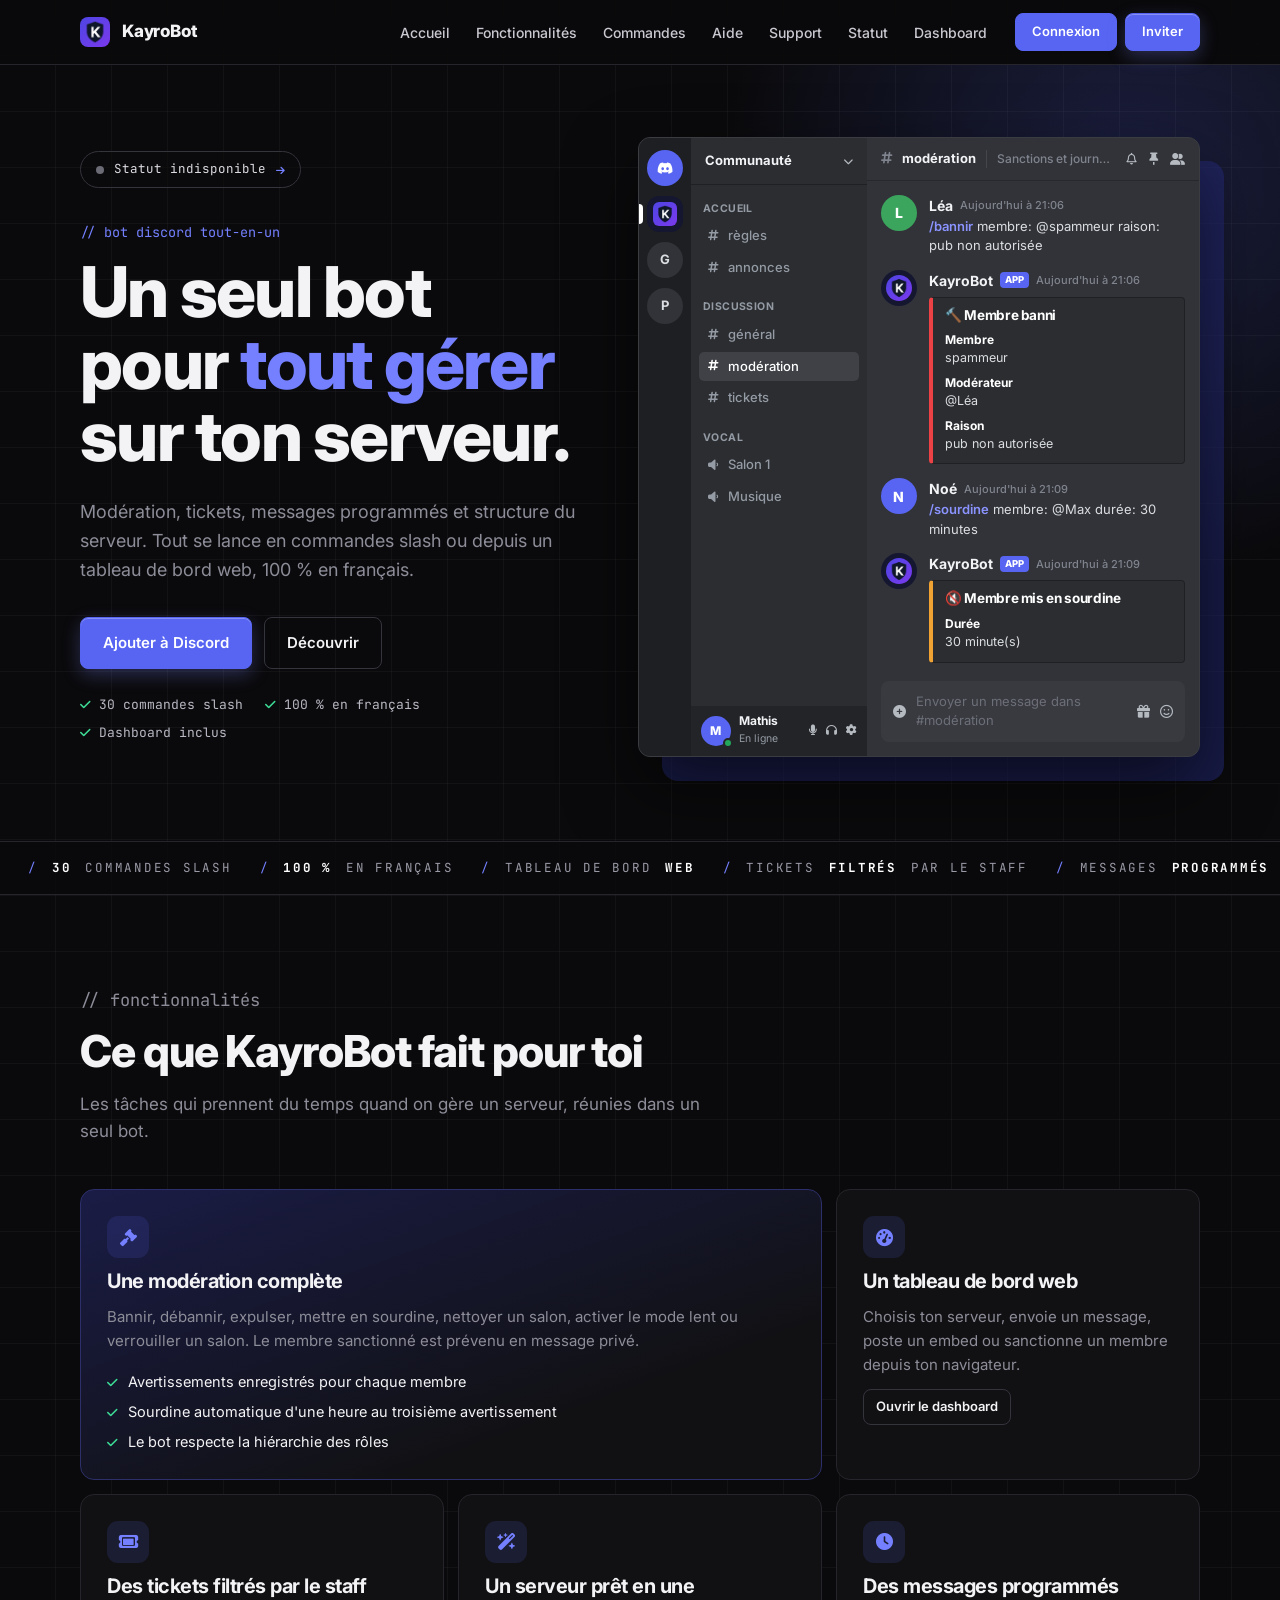
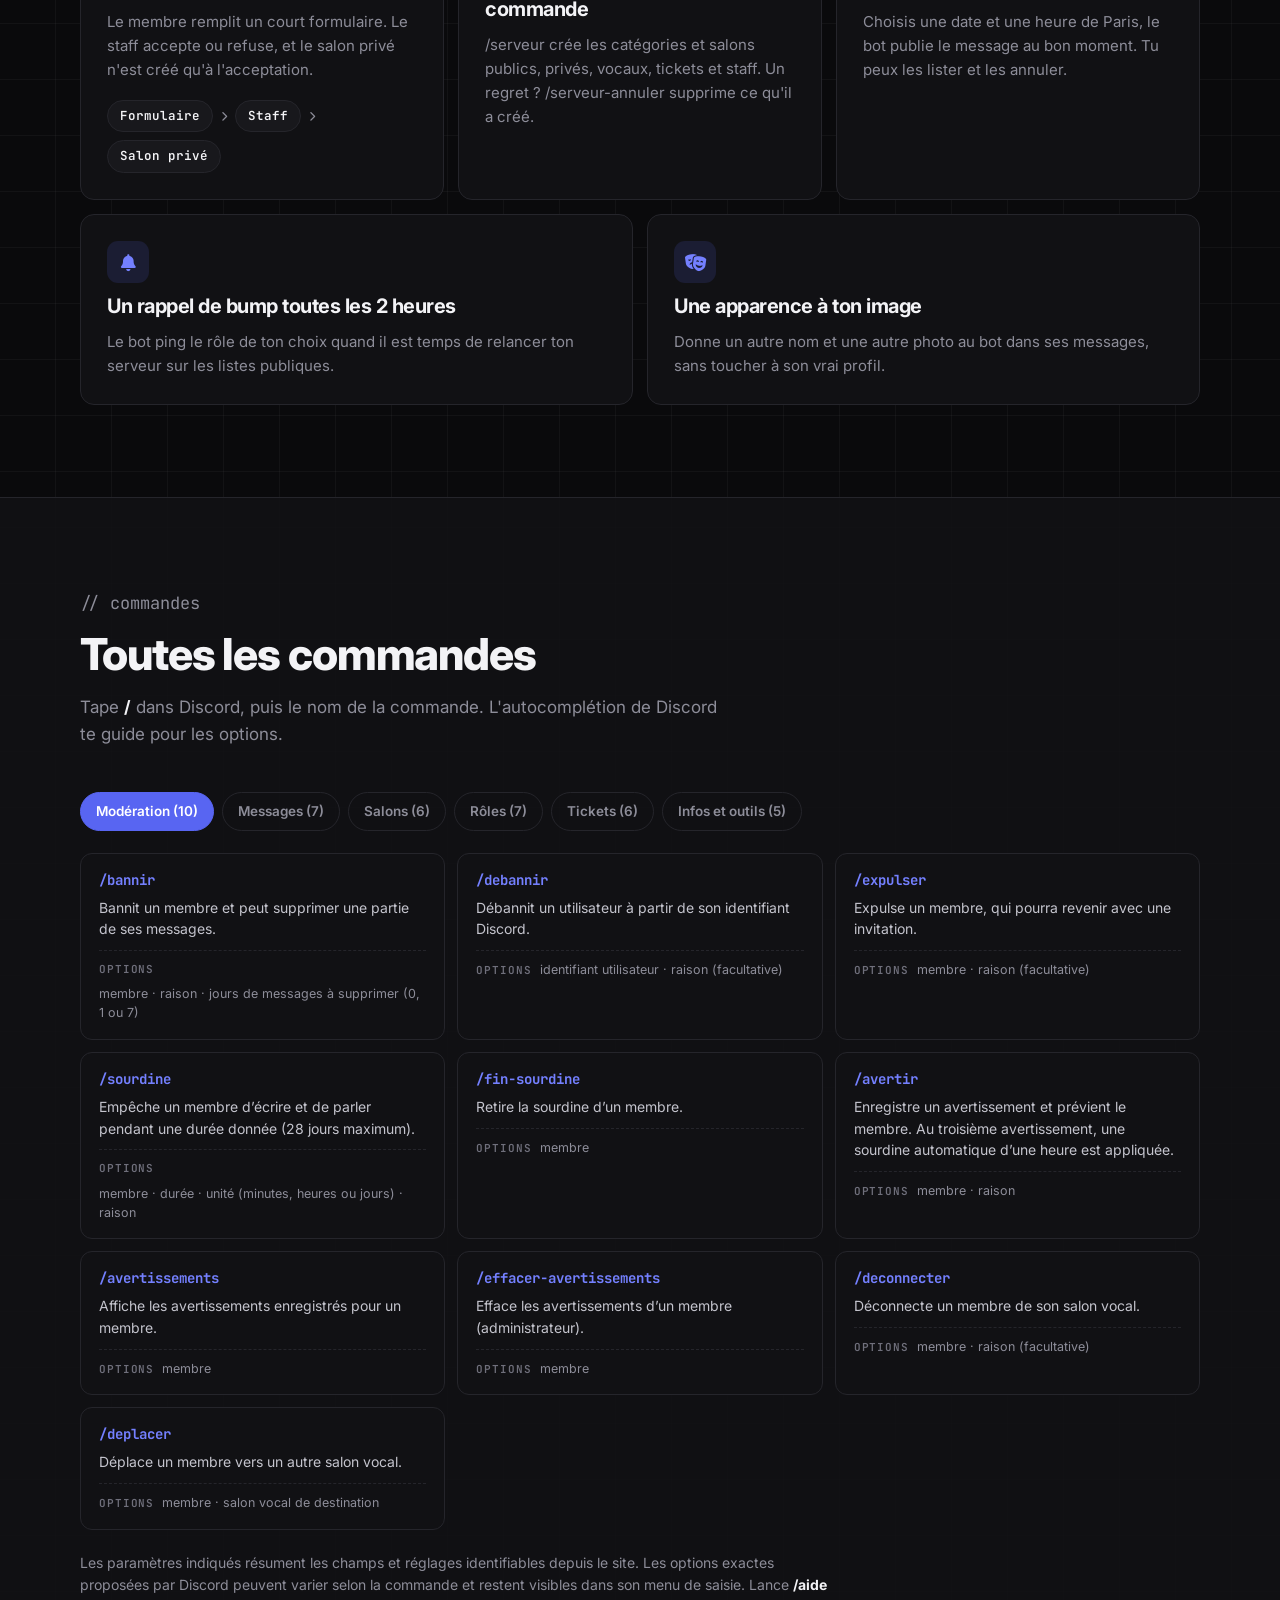
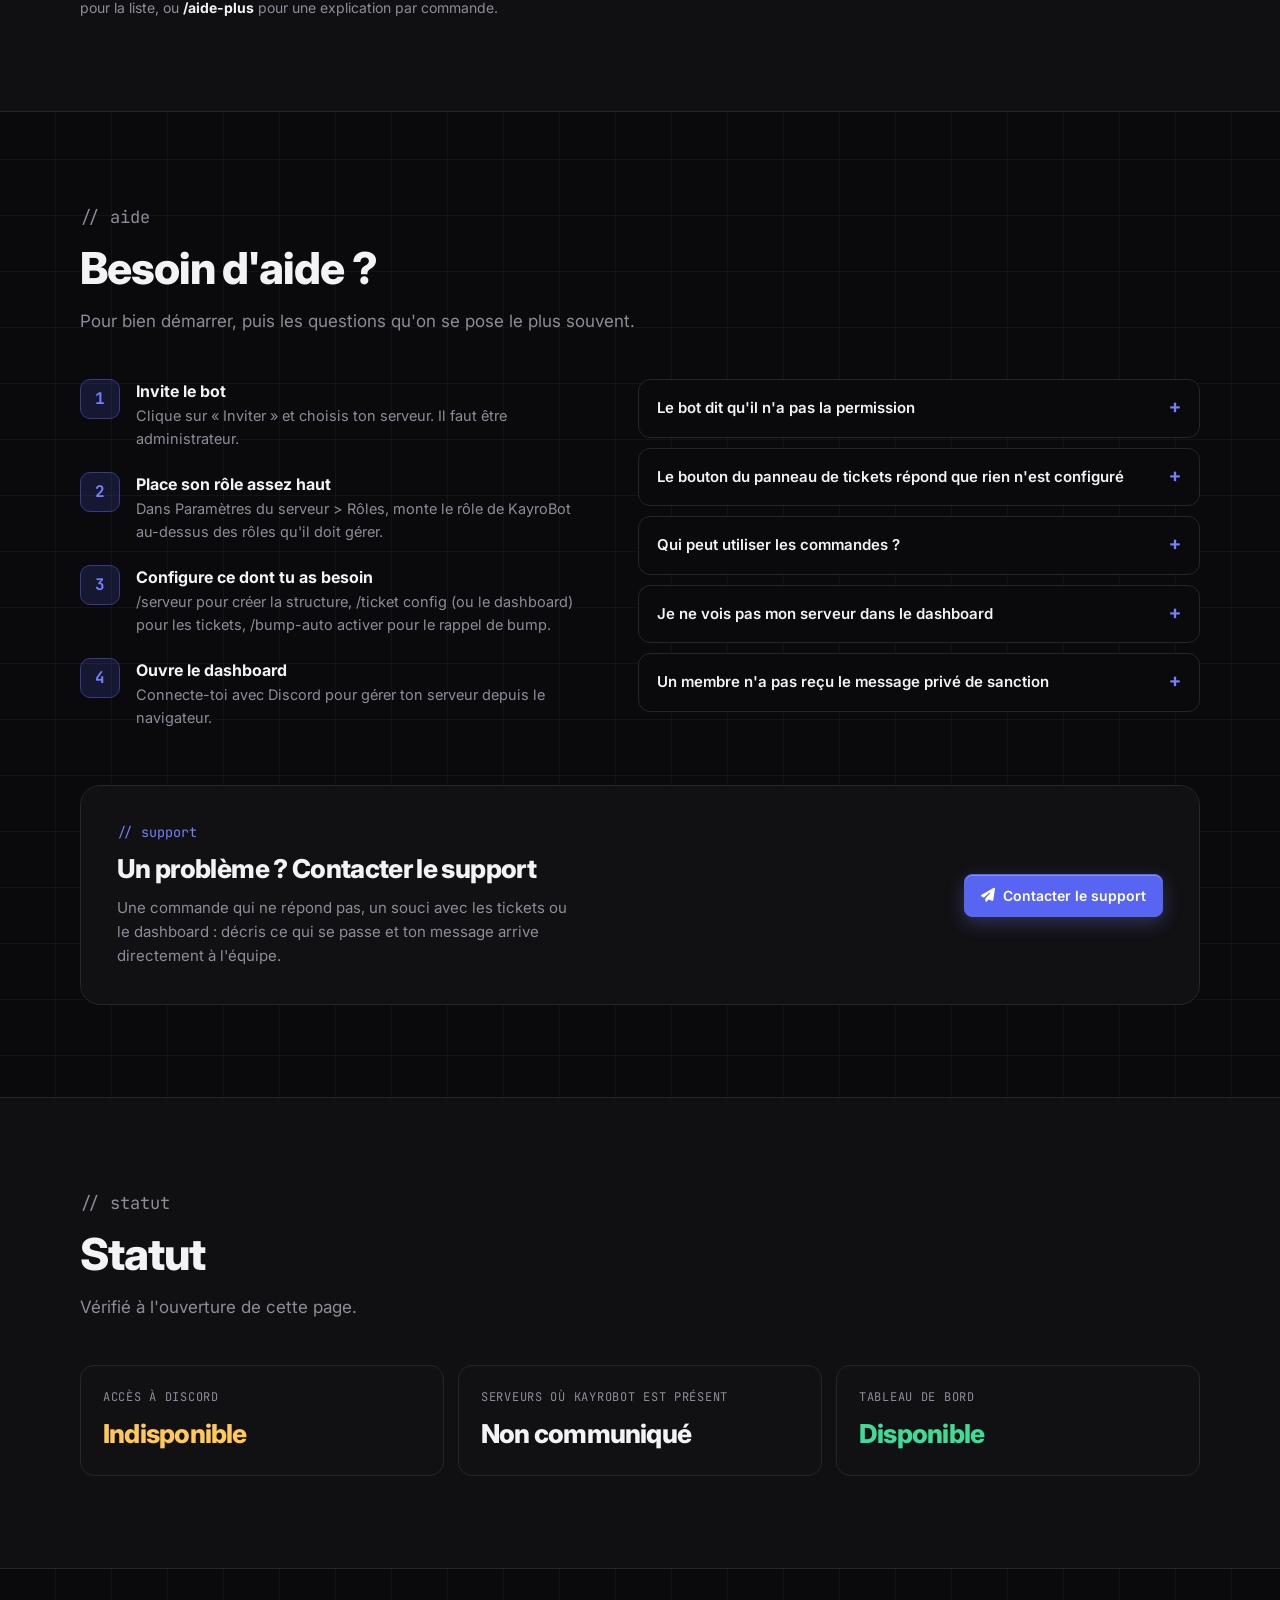
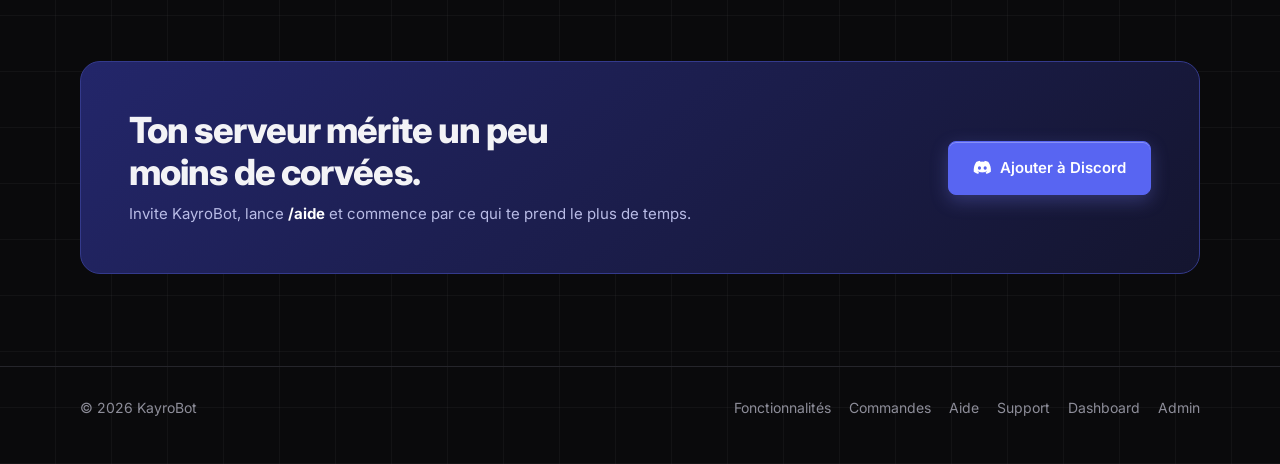
<file: index.html>
<!DOCTYPE html>
<html lang="fr">
<head>
  <meta charset="UTF-8">
  <meta name="viewport" content="width=device-width, initial-scale=1.0">
  <title>KayroBot – Le bot Discord de modération, tickets et annonces</title>
  <meta name="description" content="KayroBot modère ton serveur Discord, gère les tickets, programme tes messages et crée la structure du serveur. Commandes en français et tableau de bord web.">
  <meta property="og:title" content="KayroBot, le bot Discord en français">
  <meta property="og:description" content="Modération, tickets, messages programmés et tableau de bord web.">
  <meta property="og:image" content="https://kayrobot.fr/logo.png">
  <link rel="icon" type="image/png" href="favicon.png">
  <link rel="preconnect" href="https://fonts.googleapis.com">
  <link rel="preconnect" href="https://fonts.gstatic.com" crossorigin>
  <link href="https://fonts.googleapis.com/css2?family=Inter:wght@400;500;600;700;800&family=JetBrains+Mono:wght@400;500;700&display=swap" rel="stylesheet">
  <link rel="stylesheet" href="https://cdnjs.cloudflare.com/ajax/libs/font-awesome/6.4.0/css/all.min.css">
  <link rel="stylesheet" href="style.css">
  <link rel="stylesheet" href="landing.css">
<script>
  (function () {
    var p = location.pathname.replace(/index\.html$/, '').replace(/\.html$/, '');
    if (p !== location.pathname) history.replaceState(null, '', p + location.search + location.hash);
  })();
</script>
</head>
<body class="lp">

<header class="lp-header">
  <div class="lp-wrap lp-bar">
    <a class="lp-brand" href="#accueil"><img src="logo.png" alt="" width="30" height="30"> KayroBot</a>
    <button class="lp-burger" id="burger" aria-label="Ouvrir le menu" aria-expanded="false"><i class="fa-solid fa-bars"></i></button>
    <nav class="lp-nav" id="nav" aria-label="Navigation principale">
      <a class="link" href="#accueil">Accueil</a>
      <a class="link" href="#fonctionnalites">Fonctionnalités</a>
      <a class="link" href="#commandes">Commandes</a>
      <a class="link" href="#aide">Aide</a>
      <a class="link" href="support">Support</a>
      <a class="link" href="#statut">Statut</a>
      <a class="link" href="dashboard">Dashboard</a>
      <div class="cta">
        <a class="btn btn-ghost btn-small" id="login-link" href="https://discord.com/oauth2/authorize?client_id=1563284812351938611&redirect_uri=https%3A%2F%2Fexemder29.github.io%2Fkayrobot.fr%2Fdashboard.html&response_type=token&scope=identify%20guilds">Connexion</a>
        <a class="btn btn-primary btn-small" href="https://discord.com/oauth2/authorize?client_id=1563284812351938611&permissions=8&integration_type=0&scope=bot+applications.commands" target="_blank" rel="noopener">Inviter</a>
      </div>
    </nav>
  </div>
</header>

<main>

  <!-- Accueil -->
  <section class="lp-hero" id="accueil">
    <div class="lp-wrap lp-hero-grid">
      <div>
        <a class="pill off" id="hero-pill" href="#statut"><span class="dot"></span><span id="hero-pill-text">Vérification du statut…</span> <i class="fa-solid fa-arrow-right"></i></a>
        <p class="eyebrow">// bot discord tout-en-un</p>
        <h1>Un seul bot pour <span class="hl">tout gérer</span> sur ton serveur.</h1>
        <p class="sub">Modération, tickets, messages programmés et structure du serveur. Tout se lance en commandes slash ou depuis un tableau de bord web, 100&nbsp;% en français.</p>
        <div class="lp-actions">
          <a class="btn btn-primary" href="https://discord.com/oauth2/authorize?client_id=1563284812351938611&permissions=8&integration_type=0&scope=bot+applications.commands" target="_blank" rel="noopener">Ajouter à Discord</a>
          <a class="btn btn-ghost" href="#fonctionnalites">Découvrir</a>
        </div>
        <div class="lp-proof">
          <span><i class="fa-solid fa-check"></i> 30 commandes slash</span>
          <span><i class="fa-solid fa-check"></i> 100 % en français</span>
          <span><i class="fa-solid fa-check"></i> Dashboard inclus</span>
        </div>
      </div>

      <!-- Maquette d'une fenêtre Discord : deux sanctions, comme le bot les affiche -->
      <div class="dc-wrap">
        <div class="dc" role="img" aria-label="Exemple : un modérateur lance la commande bannir puis sourdine, et KayroBot répond avec un embed de confirmation">
          <div class="dc-rail" aria-hidden="true">
            <div class="srv home"><i class="fa-brands fa-discord"></i></div>
            <div class="srv on"><img src="logo.png" alt=""></div>
            <div class="srv">G</div>
            <div class="srv">P</div>
          </div>
          <div class="dc-side" aria-hidden="true">
            <div class="name">Communauté <i class="fa-solid fa-chevron-down"></i></div>
            <div class="cat">Accueil</div>
            <div class="ch"><i class="fa-solid fa-hashtag"></i> règles</div>
            <div class="ch"><i class="fa-solid fa-hashtag"></i> annonces</div>
            <div class="cat">Discussion</div>
            <div class="ch"><i class="fa-solid fa-hashtag"></i> général</div>
            <div class="ch on"><i class="fa-solid fa-hashtag"></i> modération</div>
            <div class="ch"><i class="fa-solid fa-hashtag"></i> tickets</div>
            <div class="cat">Vocal</div>
            <div class="ch"><i class="fa-solid fa-volume-low"></i> Salon 1</div>
            <div class="ch"><i class="fa-solid fa-volume-low"></i> Musique</div>
            <div class="dc-me">
              <div class="av">M</div>
              <div><b>Mathis</b><small>En ligne</small></div>
              <div class="ic"><i class="fa-solid fa-microphone"></i><i class="fa-solid fa-headphones"></i><i class="fa-solid fa-gear"></i></div>
            </div>
          </div>
          <div class="dc-main" aria-hidden="true">
            <div class="dc-top"><i class="fa-solid fa-hashtag" style="color:#80848e"></i> modération <span class="topic">Sanctions et journal du staff</span>
              <span class="tools"><i class="fa-regular fa-bell"></i><i class="fa-solid fa-thumbtack"></i><i class="fa-solid fa-user-group"></i></span>
            </div>
            <div class="dc-feed">
              <div class="msg">
                <div class="av">L</div>
                <div>
                  <div class="who">Léa <small>Aujourd'hui à 21:06</small></div>
                  <div class="cmdline"><b>/bannir</b> membre: @spammeur raison: pub non autorisée</div>
                </div>
              </div>
              <div class="msg">
                <img class="av" src="logo.png" alt="">
                <div>
                  <div class="who">KayroBot <span class="app-tag">APP</span> <small>Aujourd'hui à 21:06</small></div>
                  <div class="embed">
                    <h4>🔨 Membre banni</h4>
                    <dl>
                      <div><dt>Membre</dt><dd>spammeur</dd></div>
                      <div><dt>Modérateur</dt><dd>@Léa</dd></div>
                      <div><dt>Raison</dt><dd>pub non autorisée</dd></div>
                    </dl>
                  </div>
                </div>
              </div>
              <div class="msg">
                <div class="av" style="background:#5865f2">N</div>
                <div>
                  <div class="who">Noé <small>Aujourd'hui à 21:09</small></div>
                  <div class="cmdline"><b>/sourdine</b> membre: @Max durée: 30 minutes</div>
                </div>
              </div>
              <div class="msg">
                <img class="av" src="logo.png" alt="">
                <div>
                  <div class="who">KayroBot <span class="app-tag">APP</span> <small>Aujourd'hui à 21:09</small></div>
                  <div class="embed amber">
                    <h4>🔇 Membre mis en sourdine</h4>
                    <dl><div><dt>Durée</dt><dd>30 minute(s)</dd></div></dl>
                  </div>
                </div>
              </div>
            </div>
            <div class="dc-input"><i class="fa-solid fa-circle-plus plus"></i> Envoyer un message dans #modération <span class="end"><i class="fa-solid fa-gift"></i><i class="fa-regular fa-face-smile"></i></span></div>
          </div>
        </div>
      </div>
    </div>
  </section>

  <!-- Bandeau défilant (contenu dupliqué pour une boucle continue) -->
  <div class="ticker" aria-hidden="true">
    <div class="ticker-track" id="ticker"></div>
  </div>

  <!-- Fonctionnalités -->
  <section class="lp-section" id="fonctionnalites">
    <div class="lp-wrap">
      <div class="lp-head">
        <p class="eyebrow">// fonctionnalités</p>
        <h2>Ce que KayroBot fait pour toi</h2>
        <p>Les tâches qui prennent du temps quand on gère un serveur, réunies dans un seul bot.</p>
      </div>

      <div class="bento">
        <article class="tile t4 hero-tile">
          <div class="ico"><i class="fa-solid fa-gavel"></i></div>
          <h3>Une modération complète</h3>
          <p>Bannir, débannir, expulser, mettre en sourdine, nettoyer un salon, activer le mode lent ou verrouiller un salon. Le membre sanctionné est prévenu en message privé.</p>
          <ul>
            <li><i class="fa-solid fa-check"></i> Avertissements enregistrés pour chaque membre</li>
            <li><i class="fa-solid fa-check"></i> Sourdine automatique d'une heure au troisième avertissement</li>
            <li><i class="fa-solid fa-check"></i> Le bot respecte la hiérarchie des rôles</li>
          </ul>
        </article>

        <article class="tile t2">
          <div class="ico"><i class="fa-solid fa-gauge-high"></i></div>
          <h3>Un tableau de bord web</h3>
          <p>Choisis ton serveur, envoie un message, poste un embed ou sanctionne un membre depuis ton navigateur.</p>
          <a class="btn btn-ghost btn-small" href="dashboard" style="justify-self:start">Ouvrir le dashboard</a>
        </article>

        <article class="tile t2">
          <div class="ico"><i class="fa-solid fa-ticket"></i></div>
          <h3>Des tickets filtrés par le staff</h3>
          <p>Le membre remplit un court formulaire. Le staff accepte ou refuse, et le salon privé n'est créé qu'à l'acceptation.</p>
          <div class="flow"><span>Formulaire</span><i class="fa-solid fa-chevron-right"></i><span>Staff</span><i class="fa-solid fa-chevron-right"></i><span>Salon privé</span></div>
        </article>

        <article class="tile t2">
          <div class="ico"><i class="fa-solid fa-wand-magic-sparkles"></i></div>
          <h3>Un serveur prêt en une commande</h3>
          <p>/serveur crée les catégories et salons publics, privés, vocaux, tickets et staff. Un regret ? /serveur-annuler supprime ce qu'il a créé.</p>
        </article>

        <article class="tile t2">
          <div class="ico"><i class="fa-solid fa-clock"></i></div>
          <h3>Des messages programmés</h3>
          <p>Choisis une date et une heure de Paris, le bot publie le message au bon moment. Tu peux les lister et les annuler.</p>
        </article>

        <article class="tile t3">
          <div class="ico"><i class="fa-solid fa-bell"></i></div>
          <h3>Un rappel de bump toutes les 2 heures</h3>
          <p>Le bot ping le rôle de ton choix quand il est temps de relancer ton serveur sur les listes publiques.</p>
        </article>

        <article class="tile t3">
          <div class="ico"><i class="fa-solid fa-masks-theater"></i></div>
          <h3>Une apparence à ton image</h3>
          <p>Donne un autre nom et une autre photo au bot dans ses messages, sans toucher à son vrai profil.</p>
        </article>
      </div>
    </div>
  </section>

  <!-- Commandes -->
  <section class="lp-section alt" id="commandes">
    <div class="lp-wrap">
      <div class="lp-head">
        <p class="eyebrow">// commandes</p>
        <h2>Toutes les commandes</h2>
        <p>Tape <b>/</b> dans Discord, puis le nom de la commande. L'autocomplétion de Discord te guide pour les options.</p>
      </div>
      <div class="cmd-tabs" role="tablist" aria-label="Catégories de commandes" id="cmd-tabs"></div>
      <div class="cmd-list" id="cmd-list" role="tabpanel"></div>
      <p class="lp-note">Les paramètres indiqués résument les champs et réglages identifiables depuis le site. Les options exactes proposées par Discord peuvent varier selon la commande et restent visibles dans son menu de saisie. Lance <b>/aide</b> pour la liste, ou <b>/aide-plus</b> pour une explication par commande.</p>
    </div>
  </section>

  <!-- Aide -->
  <section class="lp-section" id="aide">
    <div class="lp-wrap">
      <div class="lp-head">
        <p class="eyebrow">// aide</p>
        <h2>Besoin d'aide ?</h2>
        <p>Pour bien démarrer, puis les questions qu'on se pose le plus souvent.</p>
      </div>
      <div class="help-grid">
        <ol class="steps">
          <li><div><strong>Invite le bot</strong><span>Clique sur « Inviter » et choisis ton serveur. Il faut être administrateur.</span></div></li>
          <li><div><strong>Place son rôle assez haut</strong><span>Dans Paramètres du serveur &gt; Rôles, monte le rôle de KayroBot au-dessus des rôles qu'il doit gérer.</span></div></li>
          <li><div><strong>Configure ce dont tu as besoin</strong><span>/serveur pour créer la structure, /ticket config (ou le dashboard) pour les tickets, /bump-auto activer pour le rappel de bump.</span></div></li>
          <li><div><strong>Ouvre le dashboard</strong><span>Connecte-toi avec Discord pour gérer ton serveur depuis le navigateur.</span></div></li>
        </ol>

        <div class="faq">
          <details>
            <summary>Le bot dit qu'il n'a pas la permission</summary>
            <p>Son rôle est placé plus bas que celui du membre ou du rôle visé. Monte le rôle de KayroBot dans <b>Paramètres du serveur &gt; Rôles</b>, puis réessaie.</p>
          </details>
          <details>
            <summary>Le bouton du panneau de tickets répond que rien n'est configuré</summary>
            <p>Lance <b>/ticket config</b> dans Discord, ou ouvre l'onglet Tickets du dashboard, pour choisir le salon où arrivent les demandes et le rôle du staff. Ensuite, poste le panneau avec <b>/ticket panneau</b>.</p>
          </details>
          <details>
            <summary>Qui peut utiliser les commandes ?</summary>
            <p>Chaque commande demande une permission Discord. Par exemple, /say et /embed demandent <b>Gérer les messages</b>, /role demande <b>Gérer les rôles</b> et /serveur demande d'être <b>Administrateur</b>.</p>
          </details>
          <details>
            <summary>Je ne vois pas mon serveur dans le dashboard</summary>
            <p>Seuls les serveurs où tu es propriétaire ou administrateur apparaissent. Si le bot n'y est pas, le dashboard affiche « Bot absent » avec un bouton pour l'inviter.</p>
          </details>
          <details>
            <summary>Un membre n'a pas reçu le message privé de sanction</summary>
            <p>Si ses messages privés sont fermés, Discord refuse l'envoi. La sanction s'applique quand même.</p>
          </details>
        </div>
      </div>

      <!-- Contacter le support -->
      <div class="support-card" id="support">
        <div class="support-intro">
          <p class="eyebrow">// support</p>
          <h3>Un problème ? Contacter le support</h3>
          <p>Une commande qui ne répond pas, un souci avec les tickets ou le dashboard : décris ce qui se passe et ton message arrive directement à l'équipe.</p>
        </div>
        <div class="support-action">
          <a class="btn btn-primary" href="support"><i class="fa-solid fa-paper-plane"></i> Contacter le support</a>
        </div>
      </div>
    </div>
  </section>

  <!-- Statut -->
  <section class="lp-section alt" id="statut">
    <div class="lp-wrap">
      <div class="lp-head">
        <p class="eyebrow">// statut</p>
        <h2>Statut</h2>
        <p>Vérifié à l'ouverture de cette page.</p>
      </div>
      <div class="status-row">
        <div class="status-card"><span class="k">Accès à Discord</span><span class="v" id="st-api">Vérification…</span></div>
        <div class="status-card"><span class="k">Serveurs où KayroBot est présent</span><span class="v" id="st-guilds">…</span></div>
        <div class="status-card"><span class="k">Tableau de bord</span><span class="v ok">Disponible</span></div>
      </div>
    </div>
  </section>

  <!-- Appel final -->
  <section class="lp-section">
    <div class="lp-wrap">
      <div class="lp-final">
        <div>
          <h2>Ton serveur mérite un peu moins de corvées.</h2>
          <p>Invite KayroBot, lance <b>/aide</b> et commence par ce qui te prend le plus de temps.</p>
        </div>
        <a class="btn btn-primary" style="padding:15px 24px;font-size:15px" href="https://discord.com/oauth2/authorize?client_id=1563284812351938611&permissions=8&integration_type=0&scope=bot+applications.commands" target="_blank" rel="noopener"><i class="fa-brands fa-discord"></i> Ajouter à Discord</a>
      </div>
    </div>
  </section>

</main>

<footer class="lp-footer">
  <div class="lp-wrap">
    <span>© 2026 KayroBot</span>
    <nav aria-label="Liens du pied de page">
      <a href="#fonctionnalites">Fonctionnalités</a>
      <a href="#commandes">Commandes</a>
      <a href="#aide">Aide</a>
      <a href="support">Support</a>
      <a href="dashboard">Dashboard</a>
      <a href="admin">Admin</a>
    </nav>
  </div>
</footer>

<script>
// ---------- Menu mobile ----------
const burger = document.getElementById('burger');
const nav = document.getElementById('nav');
burger.addEventListener('click', () => {
  const open = nav.classList.toggle('open');
  burger.setAttribute('aria-expanded', open);
});
nav.addEventListener('click', e => { if (e.target.closest('a')) nav.classList.remove('open'); });

// ---------- Bandeau défilant ----------
(function () {
  const items = [
    '<b>30</b> commandes slash', '<b>100 %</b> en français', 'Tableau de bord <b>web</b>', 'Tickets <b>filtrés</b> par le staff',
    'Messages <b>programmés</b>', 'Rappel de bump <b>toutes les 2 h</b>', 'Hiérarchie des rôles <b>respectée</b>', 'Serveur prêt en <b>une commande</b>'
  ];
  const html = items.map(t => `<span>${t}</span>`).join('');
  document.getElementById('ticker').innerHTML = html + html;
})();

// ---------- Commandes ----------
const COMMANDS = {
  'Modération': [
    ['/bannir', 'Bannit un membre et peut supprimer une partie de ses messages.', 'membre · raison · jours de messages à supprimer (0, 1 ou 7)'],
    ['/debannir', 'Débannit un utilisateur à partir de son identifiant Discord.', 'identifiant utilisateur · raison (facultative)'],
    ['/expulser', 'Expulse un membre, qui pourra revenir avec une invitation.', 'membre · raison (facultative)'],
    ['/sourdine', 'Empêche un membre d’écrire et de parler pendant une durée donnée (28 jours maximum).', 'membre · durée · unité (minutes, heures ou jours) · raison'],
    ['/fin-sourdine', 'Retire la sourdine d’un membre.', 'membre'],
    ['/avertir', 'Enregistre un avertissement et prévient le membre. Au troisième avertissement, une sourdine automatique d’une heure est appliquée.', 'membre · raison'],
    ['/avertissements', 'Affiche les avertissements enregistrés pour un membre.', 'membre'],
    ['/effacer-avertissements', 'Efface les avertissements d’un membre (administrateur).', 'membre'],
    ['/deconnecter', 'Déconnecte un membre de son salon vocal.', 'membre · raison (facultative)'],
    ['/deplacer', 'Déplace un membre vers un autre salon vocal.', 'membre · salon vocal de destination']
  ],
  'Messages': [
    ['/say', 'Fait parler KayroBot dans le salon de ton choix.', 'salon · message'],
    ['/embed', 'Publie une annonce mise en forme avec titre, texte et couleur.', 'salon · titre · description · couleur · image (facultative)'],
    ['/programmer', 'Programme un message pour une date et une heure précises (heure de Paris).', 'salon · message · date · heure'],
    ['/programmations', 'Affiche les messages programmés sur le serveur.', 'aucune option obligatoire'],
    ['/annuler-programmation', 'Annule un message programmé.', 'identifiant de la programmation'],
    ['/bump-auto', 'Active, arrête ou vérifie le rappel automatique de bump toutes les deux heures.', 'action : activer · arrêter · état ; rôle à mentionner (selon action)'],
    ['/apparence', 'Personnalise le nom et l’avatar affichés par le bot dans ses messages.', 'nom · URL de la photo (ou pièce jointe selon Discord)']
  ],
  'Salons': [
    ['/nettoyer', 'Supprime jusqu’à 100 messages, éventuellement ceux d’un membre précis.', 'quantité · membre (facultatif)'],
    ['/mode-lent', 'Règle le délai entre deux messages, de 0 à 6 heures.', 'durée en secondes · salon (facultatif)'],
    ['/verrouiller', 'Empêche les membres d’écrire dans le salon.', 'salon (facultatif) · raison (facultative)'],
    ['/deverrouiller', 'Rétablit le droit d’écrire dans le salon.', 'salon (facultatif)'],
    ['/serveur', 'Crée automatiquement une structure de catégories et de salons publics, privés, vocaux, tickets et staff.', 'configuration/structure proposée par le bot'],
    ['/serveur-annuler', 'Annule la dernière création faite par /serveur et supprime les éléments créés.', 'aucune option obligatoire']
  ],
  'Rôles': [
    ['/role creer', 'Crée un rôle avec ses permissions et sa position.', 'nom · couleur · permissions · position (selon options proposées)'],
    ['/role modifier', 'Modifie le nom, la couleur, les permissions ou la position d’un rôle.', 'rôle · nom / couleur / permissions / position'],
    ['/role supprimer', 'Supprime un rôle du serveur.', 'rôle'],
    ['/role ajouter', 'Attribue un rôle à un membre sans retirer ses autres rôles.', 'membre · rôle'],
    ['/role retirer', 'Retire un rôle à un membre.', 'membre · rôle'],
    ['/role remplacer', 'Remplace un rôle par un autre chez un membre.', 'membre · rôle à retirer · rôle à ajouter'],
    ['/role voir', 'Affiche la liste des rôles du serveur.', 'aucune option obligatoire']
  ],
  'Tickets': [
    ['/ticket panneau', 'Publie le panneau permettant aux membres d’ouvrir une demande.', 'salon de publication'],
    ['/ticket config', 'Configure le salon de réception, le rôle du staff et la catégorie des tickets.', 'salon de réception · rôle staff · catégorie'],
    ['/ticket questions', 'Définit jusqu’à cinq questions pour le formulaire de ticket.', 'questions (jusqu’à 5)'],
    ['/ticket option-ajouter', 'Ajoute un type de demande au menu du panneau.', 'nom · description · emoji (si proposé)'],
    ['/ticket option-retirer', 'Retire un type de demande du menu.', 'type de ticket'],
    ['/ticket options', 'Liste les types de tickets actuellement configurés.', 'aucune option obligatoire']
  ],
  'Infos et outils': [
    ['/infos-membre', 'Affiche les informations d’un membre.', 'membre'],
    ['/infos-serveur', 'Affiche les informations du serveur.', 'aucune option obligatoire'],
    ['/ping', 'Mesure la latence de KayroBot.', 'aucune option obligatoire'],
    ['/aide', 'Affiche la liste des commandes disponibles.', 'aucune option obligatoire'],
    ['/aide-plus', 'Affiche les commandes avec une courte explication.', 'aucune option obligatoire']
  ]
};

const tabs = document.getElementById('cmd-tabs');
const list = document.getElementById('cmd-list');

function showCategory(name) {
  tabs.querySelectorAll('button').forEach(b => b.setAttribute('aria-selected', b.dataset.cat === name));
  list.innerHTML = '';
  COMMANDS[name].forEach(([cmd, desc, options]) => {
    const item = document.createElement('article');
    item.className = 'cmd-item';
    const top = document.createElement('div'); top.className = 'cmd-item-top';
    const code = document.createElement('code'); code.textContent = cmd;
    const span = document.createElement('span'); span.className = 'cmd-description'; span.textContent = desc;
    const meta = document.createElement('div'); meta.className = 'cmd-options';
    const label = document.createElement('b'); label.textContent = 'Options';
    const detail = document.createElement('span'); detail.textContent = options;
    top.append(code, span); meta.append(label, detail);
    item.append(top, meta);
    list.appendChild(item);
  });
}

Object.keys(COMMANDS).forEach(name => {
  const b = document.createElement('button');
  b.type = 'button'; b.dataset.cat = name; b.setAttribute('role', 'tab');
  b.textContent = `${name} (${COMMANDS[name].length})`;
  b.addEventListener('click', () => showCategory(name));
  tabs.appendChild(b);
});
showCategory('Modération');

// ---------- Statut (via le Worker) ----------
const BOT_PROXY_URL = 'https://kayrobot-proxy.exem029.workers.dev';
(async () => {
  const api = document.getElementById('st-api');
  const guilds = document.getElementById('st-guilds');
  const pill = document.getElementById('hero-pill');
  const pillText = document.getElementById('hero-pill-text');
  try {
    const res = await fetch(`${BOT_PROXY_URL}/__stats`);
    const d = await res.json();
    if (!d.ok) throw new Error('refus');
    const n = d.serveurs != null ? Number(d.serveurs) : null;
    api.textContent = 'Opérationnel'; api.className = 'v ok';
    guilds.textContent = n != null ? n.toLocaleString('fr-FR') : 'Non communiqué';
    pill.classList.remove('off');
    pillText.textContent = n != null ? `Bot en ligne · ${n.toLocaleString('fr-FR')} serveur${n > 1 ? 's' : ''}` : 'Bot en ligne';
  } catch (e) {
    api.textContent = 'Indisponible'; api.className = 'v bad';
    guilds.textContent = 'Non communiqué';
    pillText.textContent = 'Statut indisponible';
  }
})();
</script>
<script>
  // Si tu t'es déjà connecté, le bouton mène direct au dashboard (qui renouvelle la connexion tout seul)
  (function () {
    try {
      var link = document.getElementById('login-link');
      var exp = Number(localStorage.getItem('discord_token_exp')) || 0;
      var ok = localStorage.getItem('discord_remember') === '1' || (localStorage.getItem('discord_token') && (!exp || exp > Date.now()));
      if (link && ok) { link.href = 'dashboard'; link.textContent = 'Mon dashboard'; }
    } catch (e) {}
  })();
</script>
</body>
</html>
</file>
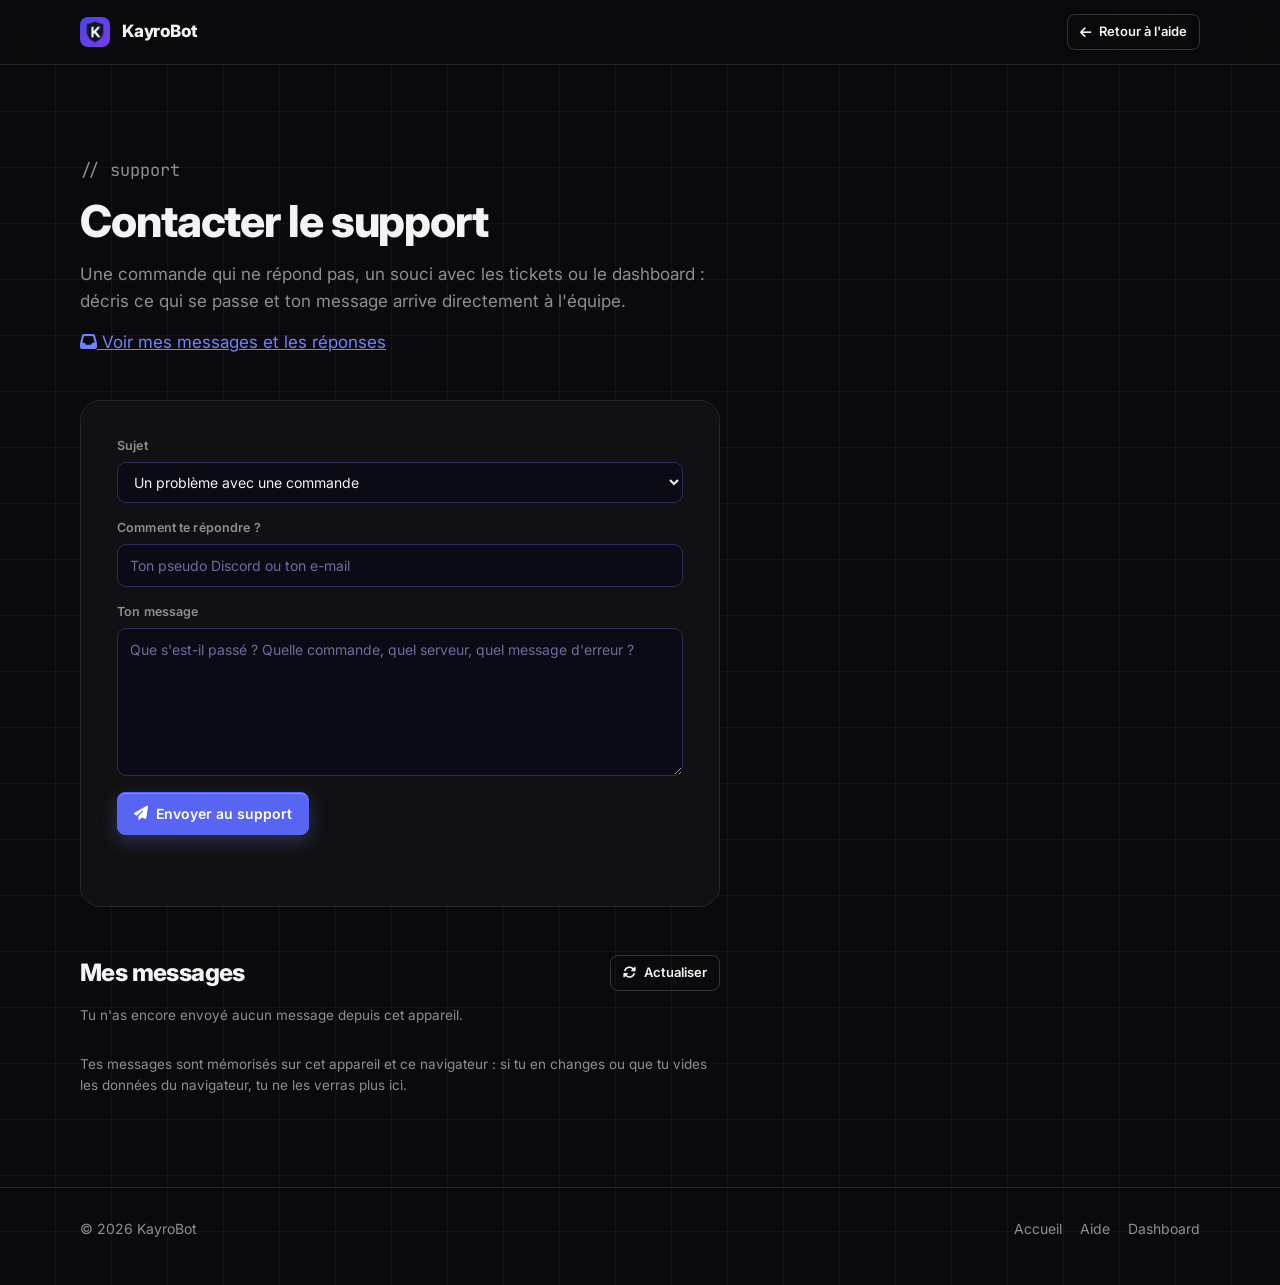
<file: support.html>
<!DOCTYPE html>
<html lang="fr">
<head>
  <meta charset="UTF-8">
  <meta name="viewport" content="width=device-width, initial-scale=1.0">
  <title>KayroBot – Contacter le support</title>
  <meta name="description" content="Un problème avec une commande, les tickets ou le dashboard de KayroBot ? Écris au support.">
  <link rel="icon" type="image/png" href="favicon.png">
  <link rel="preconnect" href="https://fonts.googleapis.com">
  <link rel="preconnect" href="https://fonts.gstatic.com" crossorigin>
  <link href="https://fonts.googleapis.com/css2?family=Inter:wght@400;500;600;700;800&family=JetBrains+Mono:wght@400;500;700&display=swap" rel="stylesheet">
  <link rel="stylesheet" href="https://cdnjs.cloudflare.com/ajax/libs/font-awesome/6.4.0/css/all.min.css">
  <link rel="stylesheet" href="style.css">
  <link rel="stylesheet" href="landing.css">
<script>
  (function () {
    var p = location.pathname.replace(/index\.html$/, '').replace(/\.html$/, '');
    if (p !== location.pathname) history.replaceState(null, '', p + location.search + location.hash);
  })();
</script>
</head>
<body class="lp">

<header class="lp-header">
  <div class="lp-wrap lp-bar">
    <a class="lp-brand" href="./"><img src="logo.png" alt="" width="30" height="30"> KayroBot</a>
    <a class="btn btn-ghost btn-small" style="margin-left:auto" href="./#aide"><i class="fa-solid fa-arrow-left"></i> Retour à l'aide</a>
  </div>
</header>

<main>
  <section class="lp-section">
    <div class="lp-wrap">
      <div class="lp-head">
        <p class="eyebrow">// support</p>
        <h2>Contacter le support</h2>
        <p>Une commande qui ne répond pas, un souci avec les tickets ou le dashboard : décris ce qui se passe et ton message arrive directement à l'équipe.</p>
        <p><a class="hl" href="#mes-messages"><i class="fa-solid fa-inbox"></i> Voir mes messages et les réponses</a></p>
      </div>

      <div class="support-card single">
        <form class="support-form" id="support-form" novalidate>
          <label class="field">
            <span>Sujet</span>
            <select class="input" name="subject" id="support-subject" required>
              <option value="Commandes">Un problème avec une commande</option>
              <option value="Tickets">Un problème avec les tickets</option>
              <option value="Dashboard">Un problème avec le dashboard</option>
              <option value="Autre">Autre</option>
            </select>
          </label>
          <label class="field">
            <span>Comment te répondre ?</span>
            <input class="input" type="text" name="contact" id="support-contact" maxlength="120" placeholder="Ton pseudo Discord ou ton e-mail" autocomplete="off" required>
          </label>
          <label class="field">
            <span>Ton message</span>
            <textarea class="input" name="message" id="support-message" rows="6" minlength="10" maxlength="2000" placeholder="Que s'est-il passé ? Quelle commande, quel serveur, quel message d'erreur ?" required></textarea>
          </label>
          <input class="hp" type="text" name="website" id="support-website" tabindex="-1" autocomplete="off" aria-hidden="true">
          <button type="submit" class="btn btn-primary" id="support-send"><i class="fa-solid fa-paper-plane"></i> Envoyer au support</button>
          <p class="support-status" id="support-status" role="status" aria-live="polite"></p>
        </form>
      </div>

      <div class="my-messages" id="mes-messages">
        <div class="my-head">
          <h3>Mes messages</h3>
          <button type="button" class="btn btn-ghost btn-small" id="mine-refresh"><i class="fa-solid fa-rotate"></i> Actualiser</button>
        </div>
        <p class="my-note" id="mine-status">Chargement…</p>
        <div class="my-list" id="mine-list"></div>
        <p class="my-note">Tes messages sont mémorisés sur cet appareil et ce navigateur : si tu en changes ou que tu vides les données du navigateur, tu ne les verras plus ici.</p>
      </div>
    </div>
  </section>
</main>

<footer class="lp-footer">
  <div class="lp-wrap">
    <span>© 2026 KayroBot</span>
    <nav aria-label="Liens du pied de page">
      <a href="./">Accueil</a>
      <a href="./#aide">Aide</a>
      <a href="dashboard">Dashboard</a>
    </nav>
  </div>
</footer>

<script>
  var BOT_PROXY_URL = 'https://kayrobot-proxy.exem029.workers.dev';
  var STORE_KEY = 'kayrobot_support_tickets';

  // Demandes envoyées depuis cet appareil : { id, token } (le jeton prouve que la demande est la tienne)
  function getTickets() {
    try { var t = JSON.parse(localStorage.getItem(STORE_KEY) || '[]'); return Array.isArray(t) ? t : []; } catch (e) { return []; }
  }
  function addTicket(t) {
    try { localStorage.setItem(STORE_KEY, JSON.stringify([t].concat(getTickets()).slice(0, 20))); } catch (e) {}
  }
  function fmtDate(ms) {
    return new Date(ms).toLocaleString('fr-FR', { dateStyle: 'medium', timeStyle: 'short' });
  }
  function el(tag, cls, text) {
    var n = document.createElement(tag);
    if (cls) n.className = cls;
    if (text != null) n.textContent = text;
    return n;
  }

  // ---------- Formulaire ----------
  (function () {
    var form = document.getElementById('support-form');
    var btn = document.getElementById('support-send');
    var status = document.getElementById('support-status');
    function say(text, kind) { status.textContent = text; status.className = 'support-status' + (kind ? ' ' + kind : ''); }

    form.addEventListener('submit', async function (e) {
      e.preventDefault();
      var data = {
        subject: form.subject.value,
        contact: form.contact.value.trim(),
        message: form.message.value.trim(),
        website: form.website.value
      };
      if (data.contact.length < 3) return say("Indique un pseudo Discord ou un e-mail pour qu'on puisse te répondre.", 'err');
      if (data.message.length < 10) return say('Ton message est un peu court : explique le problème en quelques mots de plus.', 'err');

      btn.disabled = true;
      say('Envoi en cours…');
      try {
        var res = await fetch(BOT_PROXY_URL + '/support', {
          method: 'POST',
          headers: { 'Content-Type': 'application/json' },
          body: JSON.stringify(data)
        });
        var out = await res.json().catch(function () { return {}; });
        if (!res.ok) throw new Error(out.message || 'Envoi impossible pour le moment');
        if (out.id && out.token) addTicket({ id: out.id, token: out.token });
        form.reset();
        say("Message envoyé, merci ! Les réponses de l'équipe apparaîtront dans « Mes messages ».", 'ok');
        loadMine();
      } catch (err) {
        say(err.message || 'Envoi impossible pour le moment, réessaie dans un instant.', 'err');
      } finally {
        btn.disabled = false;
      }
    });
  })();

  // ---------- Mes messages et les réponses ----------
  async function loadMine() {
    var status = document.getElementById('mine-status');
    var list = document.getElementById('mine-list');
    var tickets = getTickets();
    if (!tickets.length) {
      list.replaceChildren();
      status.textContent = "Tu n'as encore envoyé aucun message depuis cet appareil.";
      return;
    }
    status.textContent = 'Chargement…';
    try {
      var res = await fetch(BOT_PROXY_URL + '/support/mine', {
        method: 'POST',
        headers: { 'Content-Type': 'application/json' },
        body: JSON.stringify({ tickets: tickets })
      });
      var out = await res.json().catch(function () { return {}; });
      if (!res.ok) throw new Error(out.message || 'Erreur ' + res.status);
      var msgs = out.messages || [];
      list.replaceChildren();
      status.textContent = msgs.length ? '' : 'Tes messages ne sont plus disponibles (ils ont peut-être été supprimés par le support).';
      msgs.forEach(function (m) {
        var item = el('article', 'my-item');
        var meta = el('div', 'my-meta');
        meta.append(el('span', 'my-tag', m.subject), el('span', 'my-date', fmtDate(m.createdAt)));
        var state = m.replies.length
          ? el('span', 'my-state done', m.replies.length > 1 ? m.replies.length + ' réponses' : '1 réponse')
          : el('span', 'my-state', 'En attente de réponse');
        meta.append(state);
        item.append(meta, el('p', 'my-text', m.message));
        m.replies.forEach(function (r) {
          var rep = el('div', 'my-reply');
          rep.append(el('strong', null, 'Réponse du support'), el('span', 'my-date', fmtDate(r.createdAt)), el('p', 'my-text', r.text));
          item.append(rep);
        });
        list.append(item);
      });
    } catch (err) {
      status.textContent = 'Impossible de charger tes messages : ' + err.message;
    }
  }
  document.getElementById('mine-refresh').addEventListener('click', loadMine);
  loadMine();
</script>
</body>
</html>
</file>
<file: style.css>
/* KayroBot — style commun (connexion, admin, dashboard) */

:root {
  --bg: #0e0f1e;
  --panel: #161730;
  --raised: #1f2142;
  --line: #2b2e5a;
  --text: #e9eaff;
  --muted: #9b9ec9;
  --accent: #8b93ff;
  --accent-strong: #6f78ff;
  --on-accent: #0e0f1e;
  --ok: #5be3a8;
  --warn: #ffc857;
  --danger: #ff6b8b;
  --radius: 14px;
  --radius-sm: 9px;
  --font-display: "Bricolage Grotesque", "Segoe UI", system-ui, sans-serif;
  --font-body: "Manrope", "Segoe UI", system-ui, sans-serif;
}

*, *::before, *::after { box-sizing: border-box; }
html { color-scheme: dark; }
body {
  margin: 0;
  background: var(--bg);
  color: var(--text);
  font-family: var(--font-body);
  font-size: 15px;
  line-height: 1.5;
  -webkit-font-smoothing: antialiased;
}
h1, h2, h3, h4 { font-family: var(--font-display); margin: 0; line-height: 1.15; letter-spacing: -0.01em; }
p { margin: 0; }
a { color: inherit; }
button { font: inherit; color: inherit; cursor: pointer; }
.hidden { display: none !important; }

:focus-visible { outline: 2px solid var(--accent); outline-offset: 2px; border-radius: 6px; }

::-webkit-scrollbar { width: 10px; height: 10px; }
::-webkit-scrollbar-track { background: transparent; }
::-webkit-scrollbar-thumb { background: var(--line); border-radius: 8px; border: 2px solid var(--bg); }

/* ---------- Boutons ---------- */
.btn {
  display: inline-flex; align-items: center; justify-content: center; gap: 8px;
  border: 1px solid transparent; border-radius: var(--radius-sm);
  padding: 10px 16px; font-weight: 700; font-size: 14px; text-decoration: none;
  transition: background .15s, border-color .15s, transform .08s;
  background: var(--raised); color: var(--text); border-color: var(--line);
}
.btn:hover { border-color: var(--accent); }
.btn:active { transform: translateY(1px); }
.btn[disabled], .btn.is-disabled { opacity: .45; pointer-events: none; }
.btn-primary { background: var(--accent); color: var(--on-accent); border-color: var(--accent); }
.btn-primary:hover { background: var(--accent-strong); border-color: var(--accent-strong); }
.btn-ok { background: var(--ok); color: #062418; border-color: var(--ok); }
.btn-warn { background: var(--warn); color: #2a1d00; border-color: var(--warn); }
.btn-danger { background: var(--danger); color: #2b0510; border-color: var(--danger); }
.btn-ghost { background: transparent; border-color: var(--line); }
.btn-block { width: 100%; }
.btn-small { padding: 7px 12px; font-size: 13px; }

/* ---------- Formulaires ---------- */
.field { display: grid; gap: 6px; }
.field > span { font-size: 13px; color: var(--muted); font-weight: 600; }
.input, select.input, textarea.input {
  width: 100%; background: var(--bg); color: var(--text);
  border: 1px solid var(--line); border-radius: var(--radius-sm);
  padding: 10px 12px; font: inherit; font-size: 14px;
}
.input::placeholder { color: #6b6e9d; }
.input:hover { border-color: #3a3e78; }
.input:focus { outline: none; border-color: var(--accent); box-shadow: 0 0 0 3px rgba(139,147,255,.2); }
textarea.input { resize: vertical; min-height: 84px; }
input[type="color"].input { padding: 3px; height: 42px; cursor: pointer; }
.row { display: flex; gap: 10px; }
.row > * { flex: 1; min-width: 0; }
.picker { display: grid; gap: 6px; }
.picker .input.search { padding: 8px 12px; font-size: 13px; background: var(--panel); }

/* ---------- Écran de connexion / admin ---------- */
.center-screen { min-height: 100vh; display: grid; place-items: center; padding: 24px 16px; }
.login-card {
  width: 100%; max-width: 420px; background: var(--panel);
  border: 1px solid var(--line); border-radius: 20px; padding: 36px 32px;
  display: grid; gap: 28px;
}
.logo {
  width: 52px; height: 52px; border-radius: 16px;
  background: linear-gradient(140deg, var(--accent), #5b64e8);
  display: grid; place-items: center; color: var(--on-accent);
  font-family: var(--font-display); font-weight: 800; font-size: 26px;
}
.login-card h1 { font-size: 30px; }
.login-card .lead { color: var(--muted); margin-top: 8px; }
.stack { display: grid; gap: 12px; }
.fine { font-size: 13px; color: var(--muted); }
.fine a { color: var(--accent); }
.notice { border-left: 3px solid var(--ok); background: rgba(91,227,168,.08); padding: 12px 14px; border-radius: 0 var(--radius-sm) var(--radius-sm) 0; font-size: 14px; }
.notice.error { border-color: var(--danger); background: rgba(255,107,139,.08); }

/* ---------- Admin : messages du support ---------- */
.login-card.wide { max-width: 760px; }
.inbox { display: grid; gap: 14px; }
.inbox-head { display: flex; align-items: center; justify-content: space-between; gap: 12px; }
.inbox-head h2 { font-size: 20px; display: flex; align-items: center; gap: 10px; }
.inbox-count { font-family: var(--font-body); font-size: 13px; font-weight: 700; background: var(--raised); border: 1px solid var(--line); border-radius: 999px; padding: 2px 10px; color: var(--muted); }
.inbox-list { display: grid; gap: 12px; max-height: 60vh; overflow-y: auto; padding-right: 4px; }
.inbox-item { background: var(--bg); border: 1px solid var(--line); border-radius: var(--radius); padding: 14px 16px; display: grid; gap: 10px; }
.inbox-meta { display: flex; flex-wrap: wrap; align-items: center; gap: 8px 12px; font-size: 13px; color: var(--muted); }
.inbox-tag { background: rgba(139,147,255,.14); color: var(--accent); border-radius: 999px; padding: 2px 10px; font-weight: 700; font-size: 12px; }
.inbox-contact { color: var(--text); font-weight: 600; overflow-wrap: anywhere; }
.inbox-date { margin-left: auto; }
.inbox-text { margin: 0; white-space: pre-wrap; overflow-wrap: anywhere; line-height: 1.55; font-size: 14.5px; }
.inbox-actions { display: flex; justify-content: flex-end; }
.inbox-replies { display: grid; gap: 8px; }
.inbox-reply { border-left: 3px solid var(--ok); background: rgba(91,227,168,.07); border-radius: 0 var(--radius-sm) var(--radius-sm) 0; padding: 9px 12px; display: grid; gap: 3px; }
.inbox-reply small { color: var(--muted); font-size: 12px; }
.inbox-reply-form { display: grid; gap: 8px; }
.inbox-reply-form textarea { min-height: 70px; }
.inbox-reply-form .row { display: flex; justify-content: space-between; align-items: center; gap: 8px; flex-wrap: wrap; }

/* ---------- Structure du dashboard ---------- */
.shell { display: grid; grid-template-columns: 264px 1fr; min-height: 100vh; }

.rail {
  background: var(--panel); border-right: 1px solid var(--line);
  padding: 22px 16px; display: flex; flex-direction: column; gap: 22px;
  position: sticky; top: 0; height: 100vh;
}
.brand { display: flex; align-items: center; gap: 12px; padding: 0 6px; }
.brand .logo { width: 38px; height: 38px; border-radius: 12px; font-size: 20px; }
.brand .logo-img { width: 38px; height: 38px; border-radius: 12px; display: block; }
.brand strong { font-family: var(--font-display); font-size: 19px; }

.server-switch {
  display: flex; align-items: center; gap: 12px; text-align: left; width: 100%;
  background: var(--bg); border: 1px solid var(--line); border-radius: var(--radius);
  padding: 10px 12px;
}
.server-switch:hover { border-color: var(--accent); }
.server-switch img { width: 38px; height: 38px; border-radius: 12px; object-fit: cover; background: var(--raised); flex: none; }
.server-switch .name { font-weight: 700; display: block; overflow: hidden; text-overflow: ellipsis; white-space: nowrap; max-width: 150px; }
.server-switch .hint { font-size: 12px; color: var(--muted); }

.nav { display: grid; gap: 4px; }
.nav-btn {
  display: flex; align-items: center; gap: 12px; width: 100%;
  background: transparent; border: 0; border-radius: 10px;
  padding: 11px 12px; color: var(--muted); font-weight: 600; text-align: left;
  position: relative;
}
.nav-btn i { width: 20px; text-align: center; font-size: 15px; }
.nav-btn:hover { background: var(--raised); color: var(--text); }
.nav-btn.active { background: var(--raised); color: var(--text); }
.nav-btn.active::before {
  content: ""; position: absolute; left: -16px; top: 8px; bottom: 8px; width: 4px;
  background: var(--accent); border-radius: 0 4px 4px 0;
}
.nav-btn.active i { color: var(--accent); }

.rail-foot { margin-top: auto; display: grid; gap: 12px; }
.user-chip { display: flex; align-items: center; gap: 10px; padding: 8px 10px; border: 1px solid var(--line); border-radius: var(--radius); }
.user-chip img { width: 32px; height: 32px; border-radius: 50%; background: var(--raised); }
.user-chip span { flex: 1; font-weight: 600; font-size: 14px; overflow: hidden; text-overflow: ellipsis; white-space: nowrap; }
.icon-btn { background: transparent; border: 0; color: var(--muted); padding: 6px; border-radius: 8px; }
.icon-btn:hover { color: var(--danger); background: var(--raised); }

.main { min-width: 0; display: flex; flex-direction: column; }
.topbar {
  display: flex; align-items: center; justify-content: space-between; gap: 16px;
  padding: 22px 36px 18px; border-bottom: 1px solid var(--line);
  position: sticky; top: 0; background: rgba(14,15,30,.88); backdrop-filter: blur(10px); z-index: 5;
}
.topbar h2 { font-size: 28px; }
.topbar p { color: var(--muted); margin-top: 4px; font-size: 14px; }
.chips { display: flex; gap: 8px; flex-wrap: wrap; justify-content: flex-end; }
.chip {
  display: inline-flex; align-items: center; gap: 8px; padding: 6px 12px;
  border-radius: 999px; font-size: 13px; font-weight: 700; background: var(--raised); border: 1px solid var(--line);
}
.chip::before { content: ""; width: 8px; height: 8px; border-radius: 50%; background: var(--muted); }
.chip.ok::before { background: var(--ok); }
.chip.bad::before { background: var(--danger); }
.chip.plain::before { display: none; }

.content { padding: 28px 36px 60px; max-width: 1180px; width: 100%; }
.tab-content { display: grid; gap: 24px; }

.section-head { display: flex; align-items: end; justify-content: space-between; gap: 16px; flex-wrap: wrap; }
.section-head h3 { font-size: 20px; }
.section-head p { color: var(--muted); font-size: 14px; margin-top: 4px; }

/* ---------- Serveurs ---------- */
.guild-grid { display: grid; grid-template-columns: repeat(auto-fill, minmax(290px, 1fr)); gap: 16px; }
.guild {
  background: var(--panel); border: 1px solid var(--line); border-radius: var(--radius);
  padding: 18px; display: grid; gap: 16px;
}
.guild:hover { border-color: #3d4190; }
.guild-top { display: flex; gap: 14px; align-items: center; min-width: 0; }
.guild-top img { width: 56px; height: 56px; border-radius: 16px; object-fit: cover; background: var(--raised); flex: none; }
.guild-top h4 { font-size: 17px; overflow: hidden; text-overflow: ellipsis; white-space: nowrap; }
.guild-top .role { color: var(--muted); font-size: 13px; }
.guild-actions { display: flex; gap: 8px; align-items: center; justify-content: space-between; }
.state { font-size: 13px; font-weight: 700; display: inline-flex; align-items: center; gap: 7px; color: var(--muted); }
.state::before { content: ""; width: 8px; height: 8px; border-radius: 50%; background: var(--muted); }
.state.ok { color: var(--ok); } .state.ok::before { background: var(--ok); }
.state.bad { color: var(--warn); } .state.bad::before { background: var(--warn); }

.empty {
  border: 1px dashed var(--line); border-radius: var(--radius); padding: 40px 24px;
  text-align: center; color: var(--muted); display: grid; gap: 14px; justify-items: center;
}
.empty strong { color: var(--text); font-family: var(--font-display); font-size: 18px; }

/* ---------- Vue d'ensemble ---------- */
.overview-head { display: flex; gap: 20px; align-items: center; }
.overview-head img { width: 84px; height: 84px; border-radius: 24px; object-fit: cover; background: var(--raised); }
.overview-head h3 { font-size: 34px; }
.overview-head p { color: var(--muted); margin-top: 6px; font-size: 16px; }
.overview-head p b { color: var(--text); }
.overview-grid { display: grid; grid-template-columns: 1fr 1.15fr; gap: 24px; align-items: start; }
.quick { display: grid; gap: 10px; }
.quick button {
  display: flex; align-items: center; gap: 14px; text-align: left; width: 100%;
  background: var(--panel); border: 1px solid var(--line); border-radius: var(--radius);
  padding: 14px 16px;
}
.quick button:hover { border-color: var(--accent); background: var(--raised); }
.quick i { width: 38px; height: 38px; border-radius: 11px; display: grid; place-items: center; background: var(--raised); color: var(--accent); flex: none; }
.quick strong { display: block; }
.quick small { color: var(--muted); font-size: 13px; }

.journal { background: var(--panel); border: 1px solid var(--line); border-radius: var(--radius); padding: 6px 18px; }
.journal ol { list-style: none; margin: 0; padding: 0; }
.journal li { display: grid; grid-template-columns: 22px 1fr auto; gap: 12px; padding: 14px 0; border-bottom: 1px solid var(--line); align-items: start; }
.journal li:last-child { border-bottom: 0; }
.journal .dot { width: 10px; height: 10px; border-radius: 50%; margin-top: 6px; justify-self: center; background: var(--ok); }
.journal li.fail .dot { background: var(--danger); }
.journal strong { display: block; font-size: 14px; }
.journal span.detail { color: var(--muted); font-size: 13px; overflow-wrap: anywhere; }
.journal time { color: var(--muted); font-size: 12px; white-space: nowrap; }
.journal .empty { border: 0; padding: 28px 8px; }

/* ---------- Commandes ---------- */
.console { display: grid; grid-template-columns: 220px 1fr; gap: 24px; align-items: start; }
.cat-list { display: grid; gap: 6px; position: sticky; top: 110px; }
.category-btn {
  display: flex; align-items: center; gap: 12px; text-align: left;
  background: transparent; border: 1px solid transparent; border-radius: 12px; padding: 12px 14px; color: var(--muted);
}
.category-btn i { width: 20px; text-align: center; }
.category-btn strong { display: block; color: var(--text); font-size: 14px; }
.category-btn small { font-size: 12px; }
.category-btn:hover { background: var(--panel); }
.category-btn.active { background: var(--panel); border-color: var(--line); }
.category-btn.active i { color: var(--accent); }

.cmd-category-content { display: grid; gap: 16px; }
.cmd-category-content > .lead { color: var(--muted); }
.cmd-grid { display: grid; grid-template-columns: repeat(auto-fit, minmax(300px, 1fr)); gap: 16px; align-items: start; }

.cmd {
  background: var(--panel); border: 1px solid var(--line); border-left: 4px solid var(--accent);
  border-radius: var(--radius); padding: 18px; display: grid; gap: 14px;
}
.cmd.sev-high { border-left-color: var(--danger); }
.cmd.sev-mid { border-left-color: var(--warn); }
.cmd.sev-ok { border-left-color: var(--ok); }
.cmd h4 { font-size: 17px; }
.cmd header p { color: var(--muted); font-size: 13.5px; margin-top: 4px; }
.cmd .slash { color: var(--accent); }
.note { background: var(--bg); border: 1px solid var(--line); border-radius: var(--radius-sm); padding: 12px 14px; font-size: 13.5px; color: var(--muted); }
.note b { color: var(--text); }

/* ---------- Notifications ---------- */
#toasts { position: fixed; right: 20px; bottom: 20px; display: grid; gap: 10px; z-index: 50; width: min(380px, calc(100vw - 32px)); }
.toast {
  background: var(--raised); border: 1px solid var(--line); border-left: 4px solid var(--ok);
  border-radius: var(--radius-sm); padding: 14px 16px; box-shadow: 0 12px 32px rgba(0,0,0,.45);
  animation: toast-in .22s ease-out;
}
.toast.error { border-left-color: var(--danger); }
.toast.warn { border-left-color: var(--warn); }
.toast strong { display: block; font-size: 14px; }
.toast p { font-size: 13px; color: var(--muted); margin-top: 3px; white-space: pre-line; overflow-wrap: anywhere; }
@keyframes toast-in { from { transform: translateY(10px); opacity: 0; } to { transform: none; opacity: 1; } }

.modal { position: fixed; inset: 0; background: rgba(5,6,16,.7); display: grid; place-items: center; z-index: 60; padding: 16px; }
.modal-box { background: var(--panel); border: 1px solid var(--line); border-radius: 18px; padding: 26px; width: min(420px, 100%); display: grid; gap: 18px; }
.modal-box h3 { font-size: 20px; }
.modal-box p { color: var(--muted); }
.modal-actions { display: flex; gap: 10px; justify-content: flex-end; }

pre.diag { background: var(--bg); border: 1px solid var(--line); border-radius: var(--radius-sm); padding: 12px 14px; font-size: 12.5px; color: var(--muted); white-space: pre-wrap; margin: 10px 0 0; }

/* ---------- Mobile ---------- */
@media (max-width: 900px) {
  .shell { grid-template-columns: 1fr; }
  .rail { position: static; height: auto; flex-direction: row; flex-wrap: wrap; align-items: center; padding: 14px 16px; gap: 12px; border-right: 0; border-bottom: 1px solid var(--line); }
  .rail .brand { flex: 1; }
  .server-switch { order: 3; }
  .nav { order: 4; width: 100%; display: flex; overflow-x: auto; gap: 6px; }
  .nav-btn { width: auto; white-space: nowrap; }
  .nav-btn.active::before { display: none; }
  .rail-foot { margin: 0; display: flex; align-items: center; }
  .rail-foot .btn { display: none; }
  .topbar { position: static; padding: 18px 16px; flex-direction: column; align-items: flex-start; }
  .topbar h2 { font-size: 24px; }
  .content { padding: 20px 16px 48px; }
  .overview-grid, .console { grid-template-columns: 1fr; }
  .cat-list { position: static; display: flex; overflow-x: auto; }
  .category-btn small { display: none; }
  .overview-head h3 { font-size: 26px; }
  .overview-head img { width: 64px; height: 64px; border-radius: 18px; }
}

@media (prefers-reduced-motion: reduce) {
  * { animation: none !important; transition: none !important; }
}

/* =====================================================================
   Dashboard v3 : fond aurore animé, cartes en verre, halo qui suit la souris,
   entrées en cascade. Tout est limité au dashboard (.shell, .modal, .toast).
   ===================================================================== */

/* ----- Fond animé ----- */
.shell { position: relative; isolation: isolate; }
.shell::before {
  content: ""; position: fixed; inset: -25%; z-index: -2; pointer-events: none;
  background:
    radial-gradient(38% 38% at 18% 22%, rgba(139,147,255,.30), transparent 70%),
    radial-gradient(32% 32% at 82% 28%, rgba(91,227,168,.13), transparent 70%),
    radial-gradient(40% 40% at 62% 88%, rgba(255,107,139,.12), transparent 70%);
  filter: blur(24px);
  animation: aurora 26s ease-in-out infinite alternate;
}
.shell::after {
  content: ""; position: fixed; inset: 0; z-index: -1; pointer-events: none;
  background-image: radial-gradient(rgba(255,255,255,.07) 1px, transparent 1px);
  background-size: 28px 28px;
  -webkit-mask-image: radial-gradient(ellipse 80% 60% at 60% 20%, #000 30%, transparent 80%);
          mask-image: radial-gradient(ellipse 80% 60% at 60% 20%, #000 30%, transparent 80%);
}
@keyframes aurora {
  0%   { transform: translate3d(-3%, 2%, 0) scale(1) rotate(0deg); }
  50%  { transform: translate3d(3%, -2%, 0) scale(1.1) rotate(3deg); }
  100% { transform: translate3d(-1%, -4%, 0) scale(1.18) rotate(-3deg); }
}
::-webkit-scrollbar-thumb { background: #2f3366; }
::-webkit-scrollbar-thumb:hover { background: #454a94; }

/* ----- Boutons ----- */
.shell .btn, .modal .btn { position: relative; overflow: hidden; transition: background .15s, border-color .15s, transform .12s, box-shadow .2s, filter .15s; }
.btn-primary { background: linear-gradient(180deg, #9aa1ff, #7a83ff); border-color: #7a83ff; box-shadow: 0 1px 0 rgba(255,255,255,.28) inset, 0 6px 18px rgba(125,134,255,.28); }
.btn-primary:hover { background: linear-gradient(180deg, #a8aeff, #8890ff); border-color: #8890ff; box-shadow: 0 1px 0 rgba(255,255,255,.32) inset, 0 10px 26px rgba(125,134,255,.45); }
.btn-ok { box-shadow: 0 1px 0 rgba(255,255,255,.28) inset, 0 6px 18px rgba(91,227,168,.2); }
.btn-warn { box-shadow: 0 1px 0 rgba(255,255,255,.28) inset, 0 6px 18px rgba(255,200,87,.18); }
.btn-danger { box-shadow: 0 1px 0 rgba(255,255,255,.22) inset, 0 6px 18px rgba(255,107,139,.2); }
.shell .btn-primary:hover, .shell .btn-ok:hover, .shell .btn-warn:hover, .shell .btn-danger:hover { transform: translateY(-2px); filter: brightness(1.06); }
.shell .btn:active { transform: translateY(0) scale(.99); }
.btn-ghost:hover { background: rgba(139,147,255,.1); }
.shell .btn-primary::after, .shell .btn-ok::after, .shell .btn-warn::after, .shell .btn-danger::after {
  content: ""; position: absolute; top: 0; bottom: 0; left: -80%; width: 45%; pointer-events: none;
  background: linear-gradient(100deg, transparent, rgba(255,255,255,.45), transparent); transform: skewX(-20deg); transition: left .7s ease;
}
.shell .btn-primary:hover::after, .shell .btn-ok:hover::after, .shell .btn-warn:hover::after, .shell .btn-danger:hover::after { left: 130%; }

/* ----- Champs ----- */
.input, select.input, textarea.input { background: rgba(8,9,22,.7); border-color: #2a2d5c; transition: border-color .15s, box-shadow .2s, background .15s; }
.input:focus { background: rgba(10,11,26,.95); box-shadow: 0 0 0 3px rgba(139,147,255,.22), 0 0 22px rgba(139,147,255,.16); }
.field > span, .picker > .fine { font-size: 12.5px; letter-spacing: .01em; }
.cmd .field, .cmd .picker { gap: 5px; }

/* ----- Barre latérale (verre) ----- */
.rail { background: linear-gradient(180deg, rgba(27,29,64,.82), rgba(16,17,38,.86)); backdrop-filter: blur(16px); -webkit-backdrop-filter: blur(16px); box-shadow: 1px 0 0 rgba(139,147,255,.08), 12px 0 40px -20px rgba(0,0,0,.6); }
.brand .logo-img { box-shadow: 0 6px 22px rgba(111,120,255,.5); animation: float 5s ease-in-out infinite; }
@keyframes float { 50% { transform: translateY(-3px) rotate(-2deg); } }
.brand strong { background: linear-gradient(90deg, #fff, #b9beff); -webkit-background-clip: text; background-clip: text; color: transparent; }
.server-switch { background: rgba(8,9,22,.55); transition: border-color .2s, box-shadow .2s, transform .15s; }
.server-switch:hover { box-shadow: 0 0 0 3px rgba(139,147,255,.14), 0 10px 26px -12px rgba(111,120,255,.5); transform: translateY(-1px); }
.nav-btn { transition: background .2s, color .2s, transform .2s; animation: slide-in .5s cubic-bezier(.2,.7,.2,1) both; }
.nav .nav-btn:nth-child(1) { animation-delay: .05s; } .nav .nav-btn:nth-child(2) { animation-delay: .10s; }
.nav .nav-btn:nth-child(3) { animation-delay: .15s; } .nav .nav-btn:nth-child(4) { animation-delay: .20s; }
@keyframes slide-in { from { opacity: 0; transform: translateX(-14px); } to { opacity: 1; transform: none; } }
.nav-btn:hover { transform: translateX(3px); }
.nav-btn i { width: 30px; height: 30px; display: grid; place-items: center; border-radius: 9px; background: rgba(139,147,255,.08); font-size: 14px; transition: background .2s, color .2s, box-shadow .2s; }
.nav-btn:hover i { background: rgba(139,147,255,.18); color: var(--accent); }
.nav-btn.active { background: linear-gradient(90deg, rgba(139,147,255,.24), rgba(139,147,255,.03)); }
.nav-btn.active i { background: linear-gradient(140deg, #a3a9ff, #7a83ff); color: var(--on-accent); box-shadow: 0 6px 16px rgba(139,147,255,.5); }
.nav-btn.active::before { box-shadow: 0 0 14px var(--accent); }
.user-chip { background: rgba(8,9,22,.5); }

/* ----- Barre du haut ----- */
.topbar { padding: 18px 32px 14px; background: rgba(12,13,30,.72); backdrop-filter: blur(14px); -webkit-backdrop-filter: blur(14px); border-bottom: 0; box-shadow: 0 1px 0 var(--line), 0 14px 28px -18px rgba(0,0,0,.7); }
.topbar::after { content: ""; position: absolute; left: 0; right: 0; bottom: -1px; height: 1px; background: linear-gradient(90deg, transparent, rgba(139,147,255,.7), rgba(91,227,168,.4), transparent); background-size: 200% 100%; animation: sweep 6s linear infinite; }
@keyframes sweep { to { background-position: -200% 0; } }
.topbar h2 { font-size: 28px; background: linear-gradient(90deg, #fff 30%, #aab0ff); -webkit-background-clip: text; background-clip: text; color: transparent; animation: fade-up .4s ease-out both; }
.topbar p { animation: fade-up .5s .05s ease-out both; }
.chip { background: rgba(31,33,66,.65); backdrop-filter: blur(8px); }
.chip.ok::before { box-shadow: 0 0 10px var(--ok); animation: pulse 2.2s ease-in-out infinite; }
@keyframes pulse { 50% { box-shadow: 0 0 0 5px rgba(91,227,168,0); opacity: .7; } }

/* ----- Mise en page ----- */
.content { padding: 24px 32px 56px; max-width: 1280px; }
.tab-content { gap: 18px; }
.tab-content:not(.hidden) { animation: fade-up .35s ease-out; }
.cmd-category-content:not(.hidden) { animation: fade-up .3s ease-out; }
@keyframes fade-up { from { opacity: 0; transform: translateY(10px); } to { opacity: 1; transform: none; } }
@keyframes pop { from { opacity: 0; transform: translateY(16px) scale(.97); } to { opacity: 1; transform: none; } }
.section-head h3 { display: flex; align-items: center; gap: 10px; font-size: 21px; }
.section-head h3::before { content: ""; width: 4px; height: 20px; border-radius: 3px; background: linear-gradient(180deg, var(--accent), var(--ok)); box-shadow: 0 0 12px rgba(139,147,255,.6); }

/* ----- Cartes en verre + halo qui suit la souris ----- */
.guild, .cmd, .journal, .quick button, .overview-head {
  position: relative;
  background: linear-gradient(160deg, rgba(36,39,84,.62), rgba(20,21,46,.62));
  border: 1px solid rgba(139,147,255,.16);
  box-shadow: 0 1px 0 rgba(255,255,255,.05) inset, 0 14px 34px -18px rgba(0,0,0,.75);
}
.guild::after, .cmd::after, .journal::after, .quick button::after, .overview-head::after {
  content: ""; position: absolute; inset: 0; border-radius: inherit; pointer-events: none; opacity: 0; transition: opacity .3s;
  background: radial-gradient(280px circle at var(--mx, 50%) var(--my, 0%), rgba(139,147,255,.2), transparent 65%);
}
.guild:hover::after, .cmd:hover::after, .journal:hover::after, .quick button:hover::after, .overview-head:hover::after { opacity: 1; }

.guild, .cmd, .quick button { animation: pop .55s cubic-bezier(.2,.7,.2,1) both; }
.guild-grid > .guild:nth-child(n) { animation-delay: .03s; }
.cmd-grid > .cmd:nth-child(n) { animation-delay: .03s; }
.guild-grid > .guild:nth-child(1){animation-delay:0.030s}
.guild-grid > .guild:nth-child(2){animation-delay:0.075s}
.guild-grid > .guild:nth-child(3){animation-delay:0.120s}
.guild-grid > .guild:nth-child(4){animation-delay:0.165s}
.guild-grid > .guild:nth-child(5){animation-delay:0.210s}
.guild-grid > .guild:nth-child(6){animation-delay:0.255s}
.guild-grid > .guild:nth-child(7){animation-delay:0.300s}
.guild-grid > .guild:nth-child(8){animation-delay:0.345s}
.guild-grid > .guild:nth-child(9){animation-delay:0.390s}
.guild-grid > .guild:nth-child(10){animation-delay:0.435s}
.guild-grid > .guild:nth-child(11){animation-delay:0.480s}
.guild-grid > .guild:nth-child(12){animation-delay:0.525s}
.cmd-grid > .cmd:nth-child(1){animation-delay:0.030s}
.cmd-grid > .cmd:nth-child(2){animation-delay:0.075s}
.cmd-grid > .cmd:nth-child(3){animation-delay:0.120s}
.cmd-grid > .cmd:nth-child(4){animation-delay:0.165s}
.cmd-grid > .cmd:nth-child(5){animation-delay:0.210s}
.cmd-grid > .cmd:nth-child(6){animation-delay:0.255s}
.cmd-grid > .cmd:nth-child(7){animation-delay:0.300s}
.cmd-grid > .cmd:nth-child(8){animation-delay:0.345s}
.cmd-grid > .cmd:nth-child(9){animation-delay:0.390s}
.cmd-grid > .cmd:nth-child(10){animation-delay:0.435s}
.cmd-grid > .cmd:nth-child(11){animation-delay:0.480s}
.cmd-grid > .cmd:nth-child(12){animation-delay:0.525s}
.cmd-grid > .cmd:nth-child(13){animation-delay:0.570s}
.cmd-grid > .cmd:nth-child(14){animation-delay:0.615s}
.quick button:nth-child(1){animation-delay:0.100s}
.quick button:nth-child(2){animation-delay:0.160s}
.quick button:nth-child(3){animation-delay:0.220s}
.quick button:nth-child(4){animation-delay:0.280s}
.quick button:nth-child(5){animation-delay:0.340s}
.quick button:nth-child(6){animation-delay:0.400s}

.guild { border-radius: 18px; transition: border-color .2s, transform .25s, box-shadow .25s; }
.guild:hover { transform: translateY(-4px); border-color: rgba(139,147,255,.55); box-shadow: 0 1px 0 rgba(255,255,255,.07) inset, 0 22px 44px -18px rgba(111,120,255,.55); }
.guild-grid { gap: 16px; }
.guild-top img { box-shadow: 0 0 0 2px rgba(139,147,255,.35), 0 8px 20px rgba(0,0,0,.45); transition: transform .3s; }
.guild:hover .guild-top img { transform: scale(1.06) rotate(-2deg); }
.state { padding: 4px 11px; border-radius: 999px; background: rgba(155,158,201,.1); font-size: 12.5px; }
.state.ok { background: rgba(91,227,168,.13); }
.state.bad { background: rgba(255,200,87,.13); }
.state.ok::before { box-shadow: 0 0 9px var(--ok); animation: pulse 2.2s ease-in-out infinite; }

.cmd-grid { display: block; column-width: 290px; column-gap: 16px; }
.cmd { break-inside: avoid; -webkit-column-break-inside: avoid; page-break-inside: avoid; margin: 0 0 16px; padding: 17px 18px; gap: 12px; border-radius: 18px; border-left-width: 1px; border-left-color: rgba(139,147,255,.16); transition: border-color .2s, box-shadow .25s, transform .25s; }
.cmd::before { content: ""; position: absolute; left: 0; top: 14px; bottom: 14px; width: 3px; border-radius: 0 3px 3px 0; background: var(--accent); box-shadow: 0 0 12px var(--accent); }
.cmd.sev-high::before { background: var(--danger); box-shadow: 0 0 12px var(--danger); }
.cmd.sev-mid::before { background: var(--warn); box-shadow: 0 0 12px var(--warn); }
.cmd.sev-ok::before { background: var(--ok); box-shadow: 0 0 12px var(--ok); }
.cmd:hover { border-color: rgba(139,147,255,.5); transform: translateY(-2px); box-shadow: 0 1px 0 rgba(255,255,255,.07) inset, 0 22px 44px -20px rgba(0,0,0,.85); }
.cmd h4 { font-size: 17px; display: flex; align-items: center; gap: 9px; }
.cmd h4::before { content: ""; width: 8px; height: 8px; border-radius: 50%; flex: none; background: var(--accent); box-shadow: 0 0 10px var(--accent); }
.cmd.sev-high h4::before { background: var(--danger); box-shadow: 0 0 10px var(--danger); }
.cmd.sev-mid h4::before { background: var(--warn); box-shadow: 0 0 10px var(--warn); }
.cmd.sev-ok h4::before { background: var(--ok); box-shadow: 0 0 10px var(--ok); }
.cmd header p { line-height: 1.45; }
.cmd-category-content { gap: 14px; }

.console { gap: 22px; }
.category-btn { transition: background .2s, border-color .2s, transform .2s; }
.category-btn:hover { transform: translateX(3px); }
.category-btn i { width: 34px; height: 34px; display: grid; place-items: center; border-radius: 10px; background: rgba(139,147,255,.09); transition: background .2s, box-shadow .2s; }
.category-btn.active { background: linear-gradient(90deg, rgba(139,147,255,.2), rgba(139,147,255,.03)); border-color: rgba(139,147,255,.35); }
.category-btn.active i { background: linear-gradient(140deg, #a3a9ff, #7a83ff); color: var(--on-accent); box-shadow: 0 6px 16px rgba(139,147,255,.45); }

/* ----- Vue d'ensemble ----- */
.overview-head { padding: 22px 26px; border-radius: 22px; background: linear-gradient(120deg, rgba(139,147,255,.28), rgba(91,227,168,.08) 55%, rgba(20,21,46,.5)); }
.overview-head img { position: relative; z-index: 1; box-shadow: 0 0 0 3px rgba(139,147,255,.35), 0 0 34px rgba(139,147,255,.45); animation: float 6s ease-in-out infinite; }
.overview-head > div { position: relative; z-index: 1; }
.overview-head h3 { font-size: 34px; background: linear-gradient(90deg, #fff, #b7bcff); -webkit-background-clip: text; background-clip: text; color: transparent; }
.overview-head p b { color: var(--accent); }
#ov-body { gap: 22px !important; }
.quick button { border-radius: 16px; transition: border-color .2s, transform .25s, box-shadow .25s; }
.quick button:hover { transform: translateX(5px); border-color: rgba(139,147,255,.6); box-shadow: 0 16px 34px -18px rgba(111,120,255,.7); }
.quick i { background: linear-gradient(140deg, rgba(139,147,255,.35), rgba(139,147,255,.1)); transition: transform .25s; }
.quick button:hover i { transform: scale(1.1) rotate(-6deg); }
.journal { border-radius: 18px; }
.journal li { animation: fade-up .4s ease-out both; }
.empty { background: rgba(22,23,48,.45); border-radius: 18px; }
.fa-spin, .fa-circle-notch { filter: drop-shadow(0 0 8px rgba(139,147,255,.6)); }

/* ----- Notifications ----- */
.toast { background: linear-gradient(180deg, rgba(38,41,86,.95), rgba(26,28,60,.95)); backdrop-filter: blur(10px); }
.modal-box { animation: pop .3s cubic-bezier(.2,.7,.2,1) both; }

@media (max-width: 900px) {
  .cmd-grid { column-width: auto; column-count: 1; }
  .content { padding: 20px 16px 48px; }
  .topbar { padding: 18px 16px; }
  .nav-btn i { width: 26px; height: 26px; }
  .overview-head h3 { font-size: 26px; }
}

/* ----- Sélecteur de membre (barre de recherche) ----- */
.cmd:focus-within { z-index: 20; }
.mp { position: relative; }
.mp .input { width: 100%; }
.mp .input.mp-chosen { padding-left: 42px; border-color: rgba(139,147,255,.55); background: rgba(139,147,255,.08); }
.mp-avatar { position: absolute; left: 9px; top: 50%; transform: translateY(-50%); width: 24px; height: 24px; border-radius: 50%; object-fit: cover; box-shadow: 0 0 0 2px rgba(139,147,255,.35); }
.mp-list {
  position: absolute; left: 0; right: 0; top: calc(100% + 6px); z-index: 40; max-height: 264px; overflow-y: auto;
  background: linear-gradient(180deg, #23264f, #181a38); border: 1px solid rgba(139,147,255,.35); border-radius: 12px; padding: 5px;
  box-shadow: 0 18px 44px -10px rgba(0,0,0,.8), 0 0 0 1px rgba(0,0,0,.3); animation: pop .18s ease-out both;
}
.mp-item { display: flex; align-items: center; gap: 10px; padding: 7px 9px; border-radius: 8px; cursor: pointer; }
.mp-item img { width: 30px; height: 30px; border-radius: 50%; object-fit: cover; flex: none; background: var(--raised); }
.mp-item span { min-width: 0; display: grid; }
.mp-item b { font-size: 13.5px; font-weight: 700; overflow: hidden; text-overflow: ellipsis; white-space: nowrap; }
.mp-item small { font-size: 11.5px; color: var(--muted); overflow: hidden; text-overflow: ellipsis; white-space: nowrap; }
.mp-item:hover, .mp-item.active { background: rgba(139,147,255,.2); }
.mp-empty { padding: 12px 10px; color: var(--muted); font-size: 13px; }
</file>
<file: landing.css>
/* Page d'accueil KayroBot — thème sombre à grille, accent indigo.
   Les variables sont redéfinies sous body.lp pour ne pas toucher au dashboard (style.css). */

body.lp {
  --bg: #0a0a0c;
  --panel: #111114;
  --raised: #18181c;
  --line: #25252b;
  --text: #f3f3f6;
  --muted: #8d8d99;
  --accent: #5865f2;
  --accent-strong: #4752d6;
  --accent-text: #7480ff;
  --on-accent: #ffffff;
  --ok: #3ddc97;
  --warn: #ffc857;
  --font-display: "Inter", "Segoe UI", system-ui, sans-serif;
  --font-body: "Inter", "Segoe UI", system-ui, sans-serif;
  --mono: "JetBrains Mono", ui-monospace, "SFMono-Regular", Menlo, Consolas, monospace;
  font-family: var(--font-body);
  background-color: var(--bg);
  background-image:
    linear-gradient(rgba(255,255,255,.035) 1px, transparent 1px),
    linear-gradient(90deg, rgba(255,255,255,.035) 1px, transparent 1px);
  background-size: 56px 56px;
  background-position: -1px -1px;
}
body.lp h1, body.lp h2, body.lp h3, body.lp h4 { font-family: var(--font-display); letter-spacing: -0.025em; }
body.lp .btn { border-radius: 8px; font-weight: 600; }
body.lp .btn-primary { background: var(--accent); border-color: var(--accent); color: var(--on-accent); }
body.lp .btn-primary:hover { background: var(--accent-strong); border-color: var(--accent-strong); }
body.lp .btn-ghost { background: transparent; border-color: #34343c; }
body.lp .btn-ghost:hover { border-color: var(--accent); }

html { scroll-behavior: smooth; scroll-padding-top: 84px; }
.lp-wrap { width: min(1120px, 100% - 48px); margin-inline: auto; }
.mono { font-family: var(--mono); }
.hl { color: var(--accent-text); }

/* ---------- En-tête ---------- */
.lp-header {
  position: sticky; top: 0; z-index: 30;
  background: rgba(10,10,12,.82); backdrop-filter: blur(14px);
  border-bottom: 1px solid var(--line);
}
.lp-bar { display: flex; align-items: center; gap: 28px; height: 64px; }
.lp-brand { display: flex; align-items: center; gap: 12px; text-decoration: none; font-weight: 800; font-size: 17px; letter-spacing: -0.01em; }
.lp-brand img { width: 30px; height: 30px; border-radius: 8px; }
.lp-nav { display: flex; gap: 2px; margin-left: auto; align-items: center; }
.lp-nav a.link { padding: 8px 12px; border-radius: 8px; text-decoration: none; color: #c9c9d1; font-weight: 500; font-size: 14px; }
.lp-nav a.link:hover, .lp-nav a.link.active { color: #fff; }
.lp-nav .cta { display: flex; gap: 8px; margin-left: 14px; }
.lp-nav .cta .btn { padding: 8px 16px; }
.lp-nav .cta .btn-ghost { background: var(--accent); border-color: var(--accent); color: #fff; }
.lp-nav .cta .btn-ghost:hover { background: var(--accent-strong); border-color: var(--accent-strong); }
.lp-burger { display: none; margin-left: auto; background: transparent; border: 1px solid var(--line); border-radius: 10px; width: 42px; height: 42px; }

/* ---------- Hero ---------- */
.lp-hero { position: relative; padding: 72px 0 84px; overflow: hidden; }
.lp-hero::before {
  content: ""; position: absolute; width: 820px; height: 820px; right: -260px; top: -300px;
  background: radial-gradient(closest-side, rgba(88,101,242,.22), transparent);
  pointer-events: none;
}
.lp-hero-grid { position: relative; display: grid; grid-template-columns: 1fr 1.12fr; gap: 56px; align-items: center; }

.pill {
  display: inline-flex; align-items: center; gap: 10px; text-decoration: none;
  border: 1px solid #34343c; border-radius: 999px; padding: 8px 15px;
  font-family: var(--mono); font-size: 12.5px; color: #dcdce2; background: rgba(10,10,12,.6);
}
.pill:hover { border-color: var(--accent); }
.pill .dot { width: 8px; height: 8px; border-radius: 50%; background: var(--ok); box-shadow: 0 0 0 3px rgba(61,220,151,.18); }
.pill.off .dot { background: #6b6b76; box-shadow: none; }
.pill i { font-size: 10px; color: var(--accent-text); }
.eyebrow { font-family: var(--mono); color: var(--accent-text); font-size: 13.5px; margin: 34px 0 14px; }
.lp-hero h1 { font-size: clamp(44px, 6vw, 70px); font-weight: 800; line-height: 1.03; letter-spacing: -0.04em; }
.lp-hero .sub { color: var(--muted); font-size: 18px; margin-top: 26px; max-width: 500px; line-height: 1.6; }
.lp-actions { display: flex; gap: 12px; margin-top: 32px; flex-wrap: wrap; }
.lp-actions .btn { padding: 14px 22px; font-size: 15px; }
.lp-proof { display: flex; gap: 8px 22px; margin-top: 26px; color: #b9b9c4; font-family: var(--mono); font-size: 13px; flex-wrap: wrap; }
.lp-proof span { display: inline-flex; align-items: center; gap: 8px; }
.lp-proof i { color: var(--ok); font-size: 12px; }

/* ---------- Maquette d'une fenêtre Discord ---------- */
.dc-wrap { position: relative; }
.dc-wrap::after {
  content: ""; position: absolute; inset: 24px -24px -24px 24px; z-index: 0;
  background: #262b78; opacity: .55; border-radius: 16px;
}
.dc {
  position: relative; z-index: 1; display: grid; grid-template-columns: 52px 176px 1fr;
  background: #313338; border: 1px solid #3a3c42; border-radius: 12px; overflow: hidden;
  box-shadow: 0 30px 70px rgba(0,0,0,.55);
  font-family: var(--font-body); color: #dbdee1; font-size: 13px; min-height: 430px;
}
.dc-rail { background: #1e1f22; display: flex; flex-direction: column; align-items: center; gap: 10px; padding: 12px 0; position: relative; }
.dc-rail .srv { width: 36px; height: 36px; border-radius: 50%; background: #313338; display: grid; place-items: center; font-weight: 700; font-size: 13px; color: #dbdee1; }
.dc-rail .srv.home { background: var(--accent); color: #fff; }
.dc-rail .srv.on { border-radius: 12px; background: #151630; position: relative; }
.dc-rail .srv.on::before { content: ""; position: absolute; left: -8px; top: 8px; width: 4px; height: 20px; background: #fff; border-radius: 0 4px 4px 0; }
.dc-rail .srv img { width: 24px; height: 24px; border-radius: 6px; }
.dc-side { background: #2b2d31; display: flex; flex-direction: column; min-width: 0; }
.dc-side .name { padding: 13px 14px; font-weight: 700; border-bottom: 1px solid #1f2023; display: flex; justify-content: space-between; align-items: center; color: #f2f3f5; }
.dc-side .name i { font-size: 10px; color: #b5bac1; }
.dc-side .cat { font-size: 10.5px; font-weight: 700; letter-spacing: .04em; text-transform: uppercase; color: #949ba4; padding: 16px 12px 4px; }
.dc-side .ch { display: flex; align-items: center; gap: 7px; margin: 1px 8px; padding: 5px 8px; border-radius: 5px; color: #949ba4; font-weight: 500; }
.dc-side .ch i { width: 14px; font-size: 12px; text-align: center; }
.dc-side .ch.on { background: #3f4147; color: #fff; }
.dc-me { margin-top: auto; background: #232428; padding: 8px 10px; display: flex; align-items: center; gap: 8px; }
.dc-me .av { width: 30px; height: 30px; border-radius: 50%; background: var(--accent); display: grid; place-items: center; font-weight: 800; color: #fff; font-size: 12px; position: relative; }
.dc-me .av::after { content: ""; position: absolute; right: -2px; bottom: -2px; width: 10px; height: 10px; background: #23a55a; border: 2px solid #232428; border-radius: 50%; }
.dc-me b { display: block; font-size: 12px; color: #f2f3f5; line-height: 1.2; }
.dc-me small { color: #949ba4; font-size: 10.5px; }
.dc-me .ic { margin-left: auto; display: flex; gap: 9px; color: #b5bac1; font-size: 11px; }
.dc-main { display: flex; flex-direction: column; min-width: 0; }
.dc-top { display: flex; align-items: center; gap: 10px; padding: 11px 14px; border-bottom: 1px solid #26282c; font-weight: 700; color: #f2f3f5; }
.dc-top .topic { color: #80848e; font-weight: 500; font-size: 12px; border-left: 1px solid #44464c; padding-left: 10px; white-space: nowrap; overflow: hidden; text-overflow: ellipsis; }
.dc-top .tools { margin-left: auto; display: flex; gap: 12px; color: #b5bac1; font-size: 12px; }
.dc-feed { padding: 14px 14px 18px; display: grid; gap: 14px; align-content: start; flex: 1; }
.msg { display: grid; grid-template-columns: 36px 1fr; gap: 12px; }
.msg .av { width: 36px; height: 36px; border-radius: 50%; display: grid; place-items: center; font-weight: 800; color: #fff; background: #3ba55d; font-size: 14px; }
.msg img.av { background: #151630; padding: 5px; border-radius: 50%; }
.msg .used { font-size: 11px; color: #949ba4; margin-bottom: 2px; }
.msg .used b { color: #7aa2ff; font-weight: 600; }
.msg .who { font-weight: 700; font-size: 14px; display: flex; align-items: center; gap: 7px; color: #f2f3f5; }
.msg .who small { color: #80848e; font-weight: 500; font-size: 11px; }
.app-tag { background: #5865f2; color: #fff; font-size: 9.5px; font-weight: 800; padding: 1px 5px; border-radius: 4px; letter-spacing: .02em; }
.cmdline { color: #dbdee1; margin-top: 1px; }
.cmdline b { color: #8b93ff; font-weight: 600; }
.embed { margin-top: 6px; background: #2b2d31; border: 1px solid #1f2023; border-left: 4px solid #ed4245; border-radius: 4px; padding: 10px 12px; max-width: 380px; display: grid; gap: 8px; }
.embed.amber { border-left-color: #f0a232; }
.embed h4 { font-size: 13.5px; font-weight: 700; color: #fff; letter-spacing: 0; }
.embed dl { margin: 0; display: grid; gap: 6px; }
.embed dt { font-weight: 700; font-size: 12px; color: #fff; }
.embed dd { margin: 0; font-size: 12.5px; color: #dbdee1; }
.dc-input { margin: 0 14px 14px; background: #383a40; border-radius: 8px; padding: 11px 12px; color: #6d6f78; display: flex; align-items: center; gap: 10px; font-size: 13px; }
.dc-input .plus { color: #b5bac1; }
.dc-input .end { margin-left: auto; display: flex; gap: 10px; color: #b5bac1; }

/* ---------- Bandeau défilant ---------- */
.ticker { border-block: 1px solid var(--line); background: rgba(10,10,12,.85); overflow: hidden; }
.ticker-track { display: flex; width: max-content; animation: tick 48s linear infinite; }
.ticker:hover .ticker-track { animation-play-state: paused; }
.ticker-track span {
  display: inline-flex; align-items: center; gap: 14px; padding: 17px 0 17px 28px;
  font-family: var(--mono); font-size: 12.5px; letter-spacing: .14em; text-transform: uppercase; color: #9a9aa6; white-space: nowrap;
}
.ticker-track span::before { content: "/"; color: var(--accent-text); margin-right: 0; }
.ticker-track b { color: #fff; font-weight: 700; }
@keyframes tick { to { transform: translateX(-50%); } }

/* ---------- Sections ---------- */
.lp-section { padding: 92px 0; }
.lp-section.alt { background: rgba(17,17,20,.9); border-block: 1px solid var(--line); }
.lp-head { max-width: 640px; margin-bottom: 44px; }
.lp-head .eyebrow { margin: 0 0 12px; }
.lp-head h2 { font-size: clamp(30px, 3.6vw, 44px); font-weight: 800; letter-spacing: -0.035em; }
.lp-head p { color: var(--muted); font-size: 17px; margin-top: 14px; line-height: 1.6; }
.lp-head p b { color: var(--text); }

/* Fonctionnalités : grille irrégulière */
.bento { display: grid; grid-template-columns: repeat(6, 1fr); gap: 14px; }
.tile { background: var(--panel); border: 1px solid var(--line); border-radius: 14px; padding: 26px; display: grid; gap: 12px; align-content: start; transition: border-color .15s; }
.tile:hover { border-color: #3a3d78; }
.tile h3 { font-size: 20px; font-weight: 700; }
.tile p { color: var(--muted); font-size: 15px; line-height: 1.6; }
.tile .ico { width: 42px; height: 42px; border-radius: 11px; display: grid; place-items: center; background: rgba(88,101,242,.14); color: var(--accent-text); font-size: 17px; }
.t4 { grid-column: span 4; } .t3 { grid-column: span 3; } .t2 { grid-column: span 2; }
.tile.hero-tile { background: linear-gradient(160deg, #1a1c46, var(--panel) 72%); border-color: #2c2f6a; }
.tile ul { list-style: none; padding: 0; margin: 6px 0 0; display: grid; gap: 8px; color: var(--text); font-size: 14.5px; }
.tile li { display: flex; gap: 10px; align-items: baseline; }
.tile li i { color: var(--ok); font-size: 12px; }
.flow { display: flex; flex-wrap: wrap; gap: 8px; align-items: center; margin-top: 6px; font-size: 12.5px; font-weight: 600; font-family: var(--mono); }
.flow span { background: var(--raised); border: 1px solid var(--line); border-radius: 999px; padding: 6px 12px; }
.flow i { color: var(--muted); font-size: 10px; }

/* Commandes */
.cmd-tabs { display: flex; gap: 8px; flex-wrap: wrap; margin-bottom: 22px; }
.cmd-tabs button { background: transparent; border: 1px solid var(--line); border-radius: 999px; padding: 8px 15px; font-weight: 600; color: var(--muted); font-size: 13.5px; }
.cmd-tabs button:hover { color: var(--text); border-color: var(--accent); }
.cmd-tabs button[aria-selected="true"] { background: var(--accent); border-color: var(--accent); color: #fff; }
.cmd-list { display: grid; grid-template-columns: repeat(auto-fill, minmax(340px, 1fr)); gap: 12px; }
.cmd-item { display: grid; gap: 10px; background: var(--panel); border: 1px solid var(--line); border-radius: 12px; padding: 16px 18px; align-content: start; }
.cmd-item-top { display: grid; gap: 6px; }
.cmd-item code { font-family: var(--mono); font-weight: 700; color: var(--accent-text); font-size: 14px; }
.cmd-description { color: #c4c4cd; font-size: 14px; line-height: 1.55; }
.cmd-options { display: flex; gap: 8px; flex-wrap: wrap; align-items: baseline; font-size: 12.5px; color: var(--muted); border-top: 1px dashed var(--line); padding-top: 10px; }
.cmd-options b { font-family: var(--mono); font-weight: 600; font-size: 11px; letter-spacing: .08em; text-transform: uppercase; color: #6f6f7b; }
.lp-note { margin-top: 22px; color: var(--muted); font-size: 14px; max-width: 760px; line-height: 1.6; }
.lp-note b { color: var(--text); }

/* Aide */
.help-grid { display: grid; grid-template-columns: 1fr 1.1fr; gap: 48px; align-items: start; }
.steps { list-style: none; margin: 0; padding: 0; display: grid; gap: 22px; counter-reset: step; }
.steps li { counter-increment: step; display: grid; grid-template-columns: 40px 1fr; gap: 16px; }
.steps li::before {
  content: counter(step); width: 40px; height: 40px; border-radius: 10px; display: grid; place-items: center;
  background: rgba(88,101,242,.16); border: 1px solid #343a8c; color: var(--accent-text); font-family: var(--mono); font-weight: 700; font-size: 16px;
}
.steps strong { display: block; font-size: 16px; margin-bottom: 2px; }
.steps span { color: var(--muted); font-size: 14.5px; line-height: 1.55; }
.steps b { color: var(--text); }
.faq { display: grid; gap: 10px; }
.faq details { background: var(--bg); border: 1px solid var(--line); border-radius: 12px; padding: 2px 18px; }
.faq details[open] { border-color: #343a8c; }
.faq summary { cursor: pointer; font-weight: 600; padding: 15px 0; list-style: none; display: flex; justify-content: space-between; gap: 16px; }
.faq summary::-webkit-details-marker { display: none; }
.faq summary::after { content: "+"; color: var(--accent-text); font-size: 20px; line-height: 1; font-family: var(--mono); }
.faq details[open] summary::after { content: "–"; }
.faq details p { color: var(--muted); padding: 0 0 16px; font-size: 14.5px; line-height: 1.6; }
.faq b { color: var(--text); }

/* Contacter le support */
.support-card { margin-top: 56px; scroll-margin-top: 90px; background: var(--panel); border: 1px solid var(--line); border-radius: 20px; padding: 36px; display: grid; grid-template-columns: 1fr 1.2fr; gap: 40px; align-items: start; }
.support-intro .eyebrow { margin: 0 0 12px; }
.support-intro h3 { font-size: 26px; font-weight: 800; letter-spacing: -0.03em; }
.support-intro p:not(.eyebrow) { color: var(--muted); font-size: 15px; line-height: 1.6; margin-top: 12px; }
.support-form { display: grid; gap: 16px; }
.support-form .field > span { color: var(--muted); }
.support-form .hp { position: absolute; left: -9999px; width: 1px; height: 1px; opacity: 0; pointer-events: none; }
.support-form .btn { justify-self: start; }
.support-action { display: flex; align-items: center; justify-content: flex-end; align-self: center; }
.support-card.single { grid-template-columns: 1fr; max-width: 640px; margin: 0; }
.support-status { min-height: 1.4em; margin: 0; font-size: 14px; color: var(--muted); }
.support-status.ok { color: var(--ok); }
.support-status.err { color: var(--warn); }

/* Mes messages (page support) */
.my-messages { margin-top: 48px; max-width: 640px; display: grid; gap: 14px; scroll-margin-top: 90px; }
.my-head { display: flex; align-items: center; justify-content: space-between; gap: 12px; }
.my-head h3 { font-size: 24px; font-weight: 800; letter-spacing: -0.03em; }
.my-note { color: var(--muted); font-size: 13.5px; line-height: 1.55; margin: 0; }
.my-list { display: grid; gap: 12px; }
.my-item { background: var(--panel); border: 1px solid var(--line); border-radius: 14px; padding: 16px 18px; display: grid; gap: 10px; }
.my-meta { display: flex; flex-wrap: wrap; align-items: center; gap: 8px 12px; font-size: 13px; color: var(--muted); }
.my-tag { background: rgba(88,101,242,.16); color: var(--accent-text); border-radius: 999px; padding: 2px 10px; font-weight: 700; font-size: 12px; }
.my-state { margin-left: auto; font-family: var(--mono); font-size: 12px; color: var(--warn); }
.my-state.done { color: var(--ok); }
.my-text { margin: 0; white-space: pre-wrap; overflow-wrap: anywhere; line-height: 1.6; font-size: 14.5px; }
.my-reply { border-left: 3px solid var(--ok); background: rgba(61,220,151,.07); border-radius: 0 10px 10px 0; padding: 10px 14px; display: grid; gap: 4px; }
.my-reply strong { font-size: 13px; color: var(--ok); }
.my-reply .my-date { font-size: 12px; color: var(--muted); }

/* Statut */
.status-row { display: grid; grid-template-columns: repeat(auto-fit, minmax(240px, 1fr)); gap: 14px; }
.status-card { background: var(--panel); border: 1px solid var(--line); border-radius: 14px; padding: 22px; display: grid; gap: 8px; }
.status-card .k { color: var(--muted); font-family: var(--mono); font-size: 12px; letter-spacing: .06em; text-transform: uppercase; }
.status-card .v { font-weight: 800; font-size: 26px; letter-spacing: -0.03em; }
.status-card .v.ok { color: var(--ok); } .status-card .v.bad { color: var(--warn); }

/* Appel final + pied de page */
.lp-final { background: linear-gradient(140deg, #23266a, #14152f); border: 1px solid #343a8c; border-radius: 20px; padding: 48px; display: flex; gap: 32px; justify-content: space-between; align-items: center; flex-wrap: wrap; }
.lp-final h2 { font-size: clamp(26px, 3vw, 36px); max-width: 520px; font-weight: 800; }
.lp-final p { color: #b9bce6; margin-top: 10px; }
.lp-final p b { color: #fff; }
.lp-final .btn-primary { background: #fff; border-color: #fff; color: #14152f; }
.lp-final .btn-primary:hover { background: #e6e7ff; border-color: #e6e7ff; }
.lp-footer { border-top: 1px solid var(--line); padding: 30px 0 46px; color: var(--muted); font-size: 14px; }
.lp-footer .lp-wrap { display: flex; justify-content: space-between; gap: 16px; flex-wrap: wrap; align-items: center; }
.lp-footer nav { display: flex; gap: 18px; flex-wrap: wrap; }
.lp-footer a { text-decoration: none; }
.lp-footer a:hover { color: var(--text); }

/* ---------- Mobile ---------- */
@media (max-width: 960px) {
  .lp-hero-grid, .help-grid, .support-card { grid-template-columns: 1fr; }
  .lp-hero { padding: 44px 0 64px; }
  .dc-wrap { margin-right: 14px; }
  .dc-wrap::after { inset: 14px -14px -14px 14px; }
  .t4, .t3, .t2 { grid-column: span 6; }
  .lp-burger { display: block; }
  .lp-nav {
    position: absolute; left: 0; right: 0; top: 64px; background: #0e0e11; border-bottom: 1px solid var(--line);
    flex-direction: column; align-items: stretch; padding: 12px 24px 20px; display: none; margin: 0;
  }
  .lp-nav.open { display: flex; }
  .lp-nav .cta { margin: 8px 0 0; }
  .lp-nav .cta .btn { flex: 1; }
  .lp-final { padding: 28px; }
}
@media (max-width: 600px) {
  .dc { grid-template-columns: 44px 1fr; }
  .dc-side { display: none; }
  .dc-top .topic, .dc-top .tools { display: none; }
  .cmd-list { grid-template-columns: 1fr; }
  .lp-section { padding: 64px 0; }
  .support-card { padding: 24px; gap: 24px; }
  .support-form .btn, .support-action .btn { justify-self: stretch; width: 100%; }
  .support-action { justify-content: stretch; }
}
@media (prefers-reduced-motion: reduce) {
  html { scroll-behavior: auto; }
  .ticker-track { animation: none; }
}
</file>
